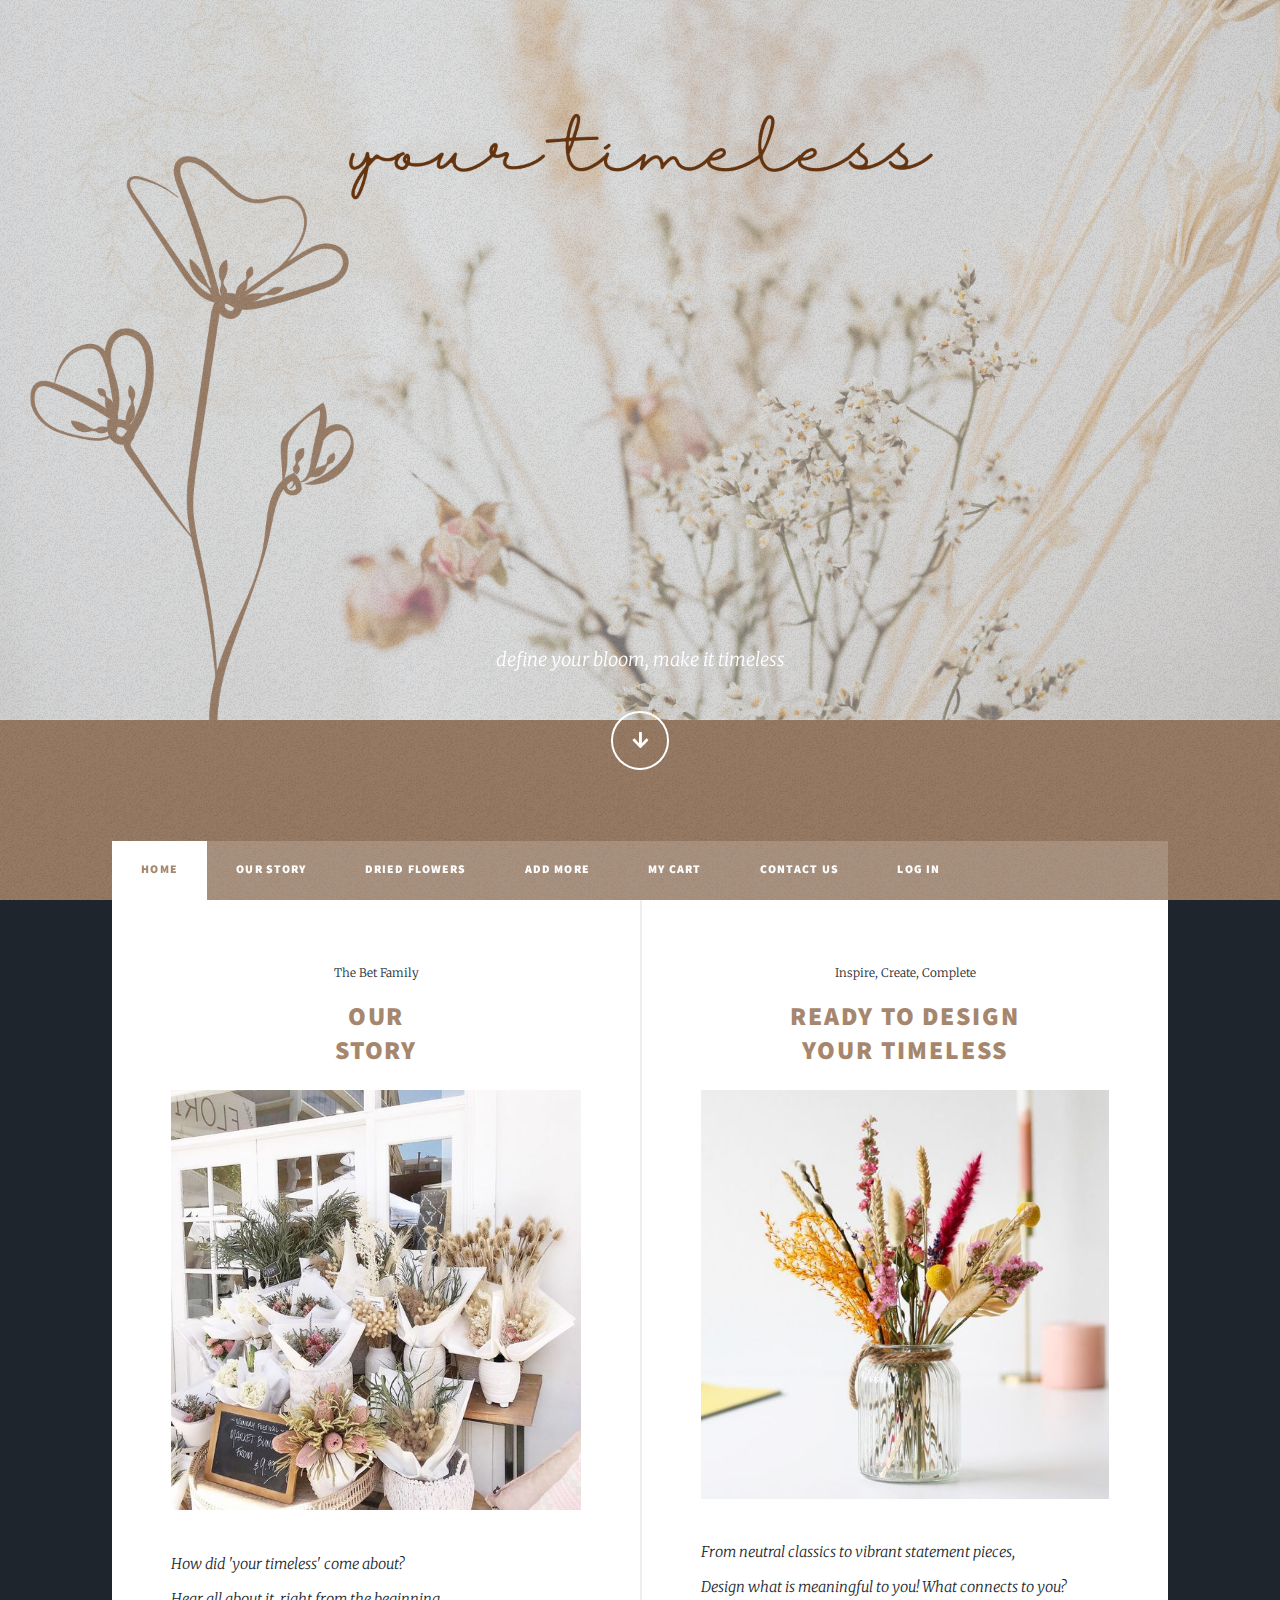
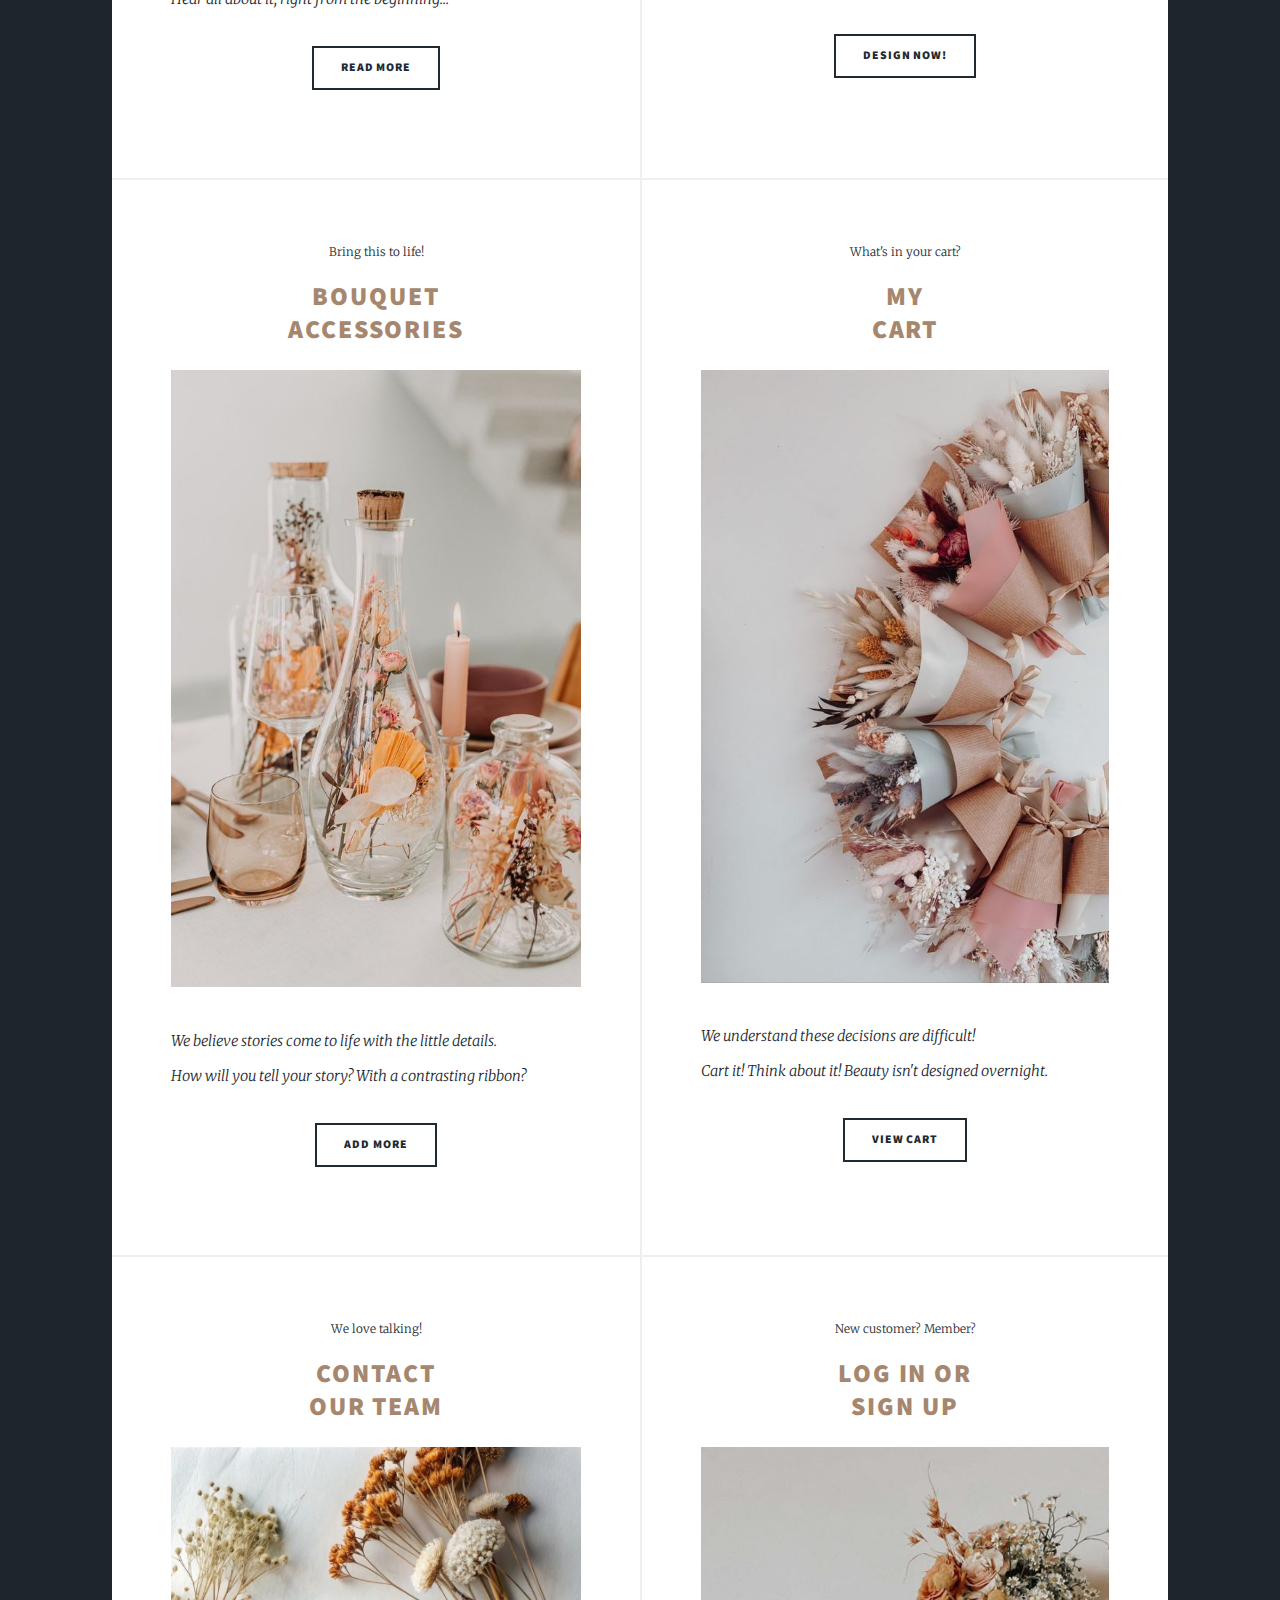
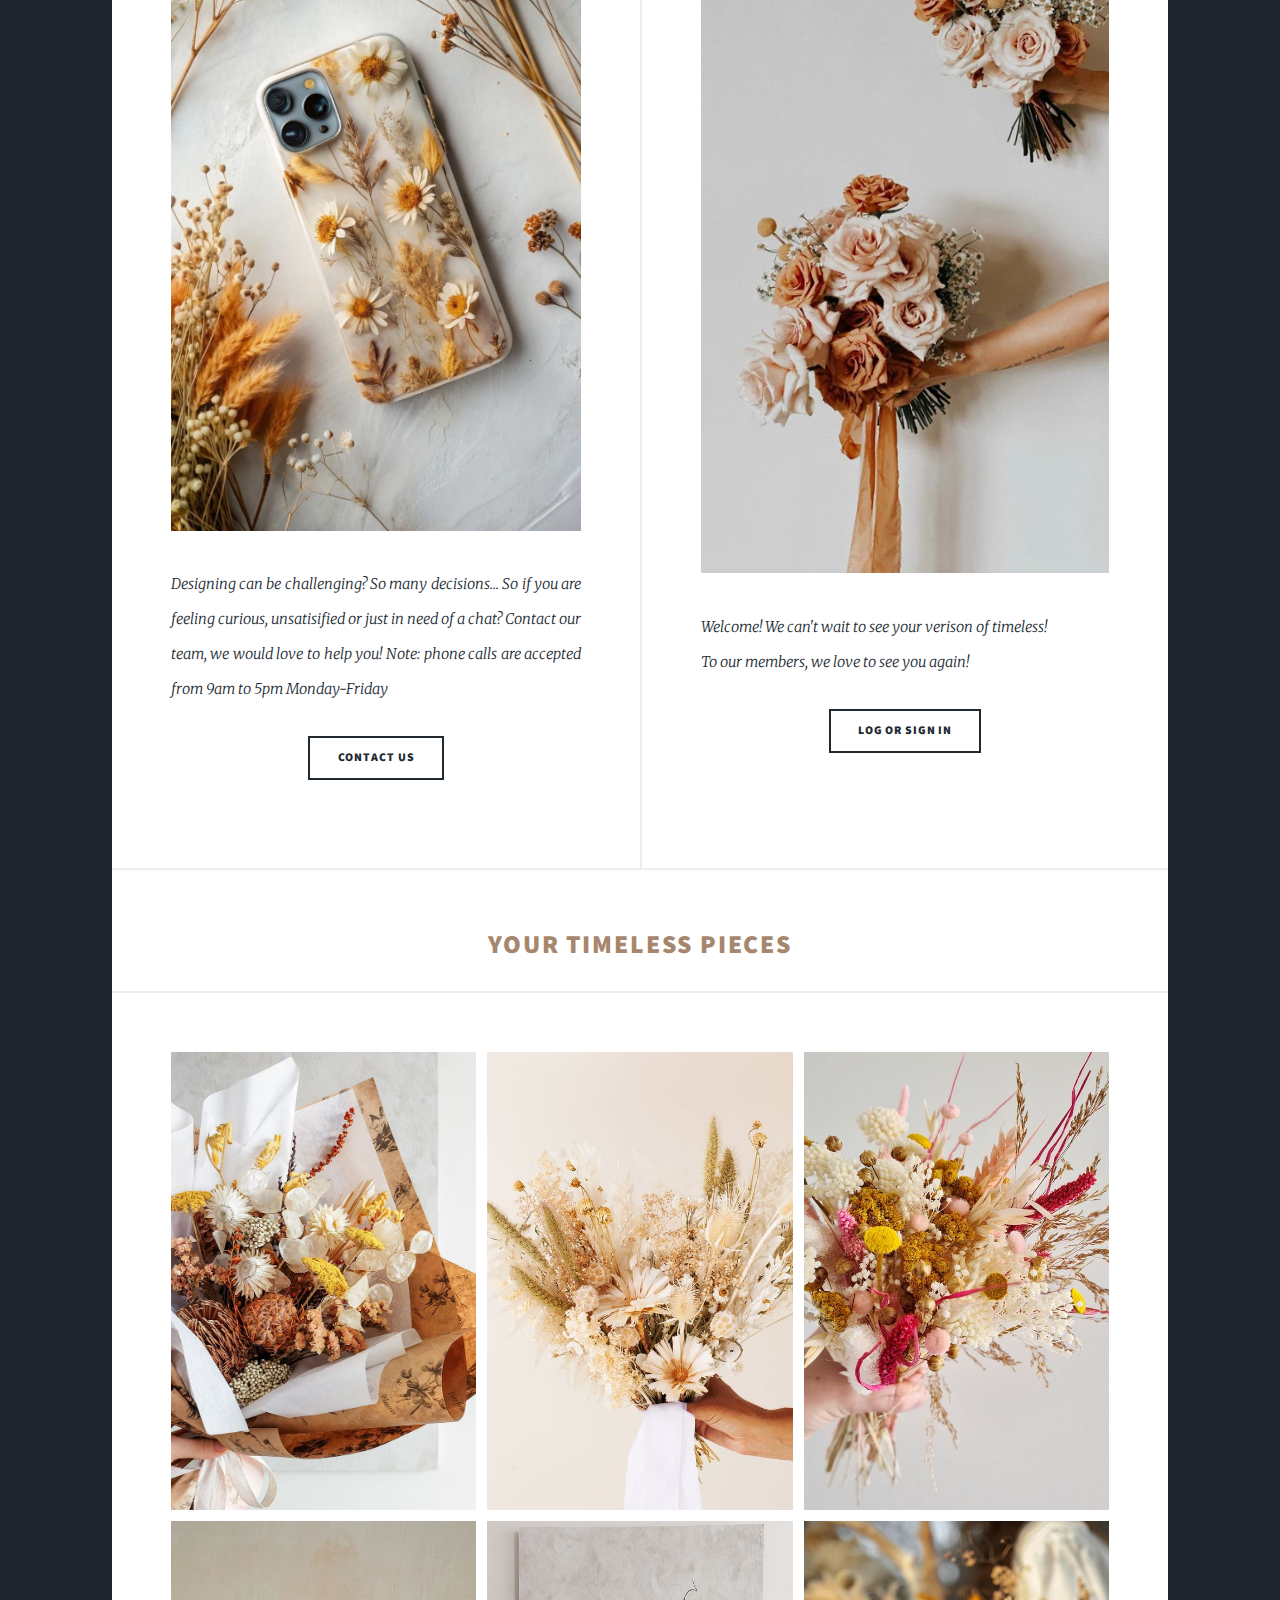
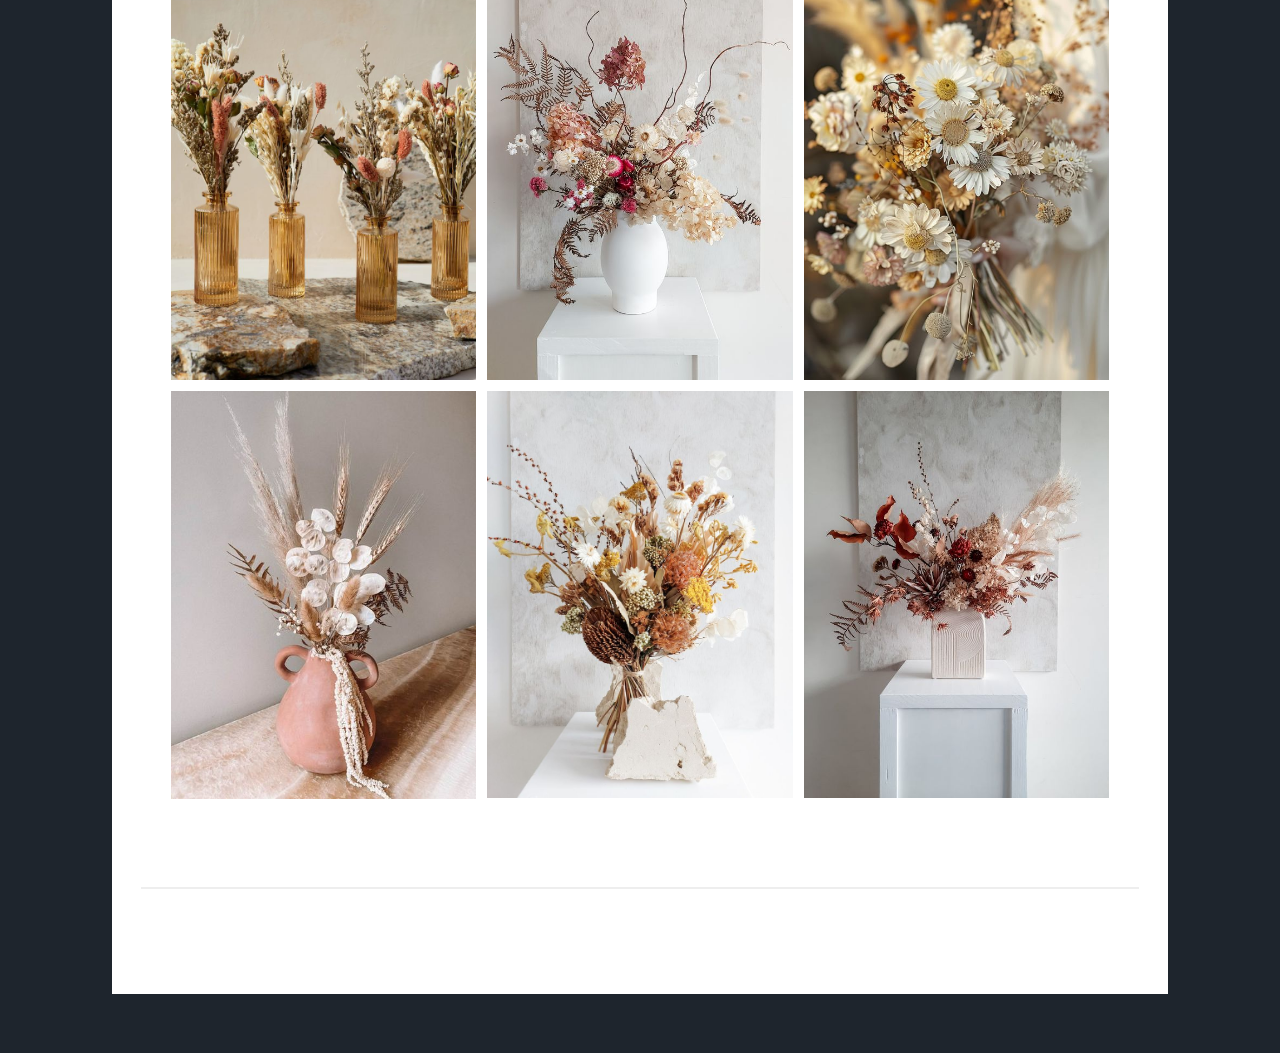
<file: index.html>
<!DOCTYPE HTML>
<!--
	Massively by HTML5 UP
	html5up.net | @ajlkn
	Free for personal and commercial use under the CCA 3.0 license (html5up.net/license)
-->
<html>
	<head>
		<title>Massively by HTML5 UP</title>
		<meta charset="utf-8" />
		<meta name="viewport" content="width=device-width, initial-scale=1, user-scalable=no" />
		<link rel="stylesheet" href="assets/css/main.css" />
		<noscript><link rel="stylesheet" href="assets/css/noscript.css" /></noscript>
	</head>
	<body class="is-preload">

		<!-- Wrapper -->
			<div id="wrapper" class="fade-in">

				<!-- Intro -->
					<div id="intro">
						</h1>
						<p>define your bloom, make it timeless</a></p>
						<ul class="actions">
							<li><a href="#header" class="button icon solid solo fa-arrow-down scrolly">Continue</a></li>
						</ul>
					</div>

				<!-- Header -->
					<header id="header">
						<a href="index.html" class="logo.png"></a>
					</header>

				<!-- Nav -->
						<nav id="nav">
							<ul class="links">
								<li class="active"><a href="index.html">Home</a></li>
								<li><a href="generic.html">Our Story</a></li>
								<li><a href="shop.html">Dried Flowers</a></li>
								<li><a href="elements.html">Add More</a></li>
								<li><a href="cart.html">My Cart</a></li>
								<li><a href="contact us.html">Contact Us</a></li>
								<li><a href="log in.html">Log In</a></li>
							</ul>
						</nav>

				<!-- Main -->
					<div id="main">

				<!-- Posts -->
						<section class="posts">
							<article>
								<header>
									<span class="date">The Bet Family</span>
									<h2><a href="#">Our<br />
									Story</a></h2>
								<header>
									<!-- Make the image clickable to go to our story page -->
									<a href="generic.html" class="image fit"><img src="images/story link.jpg" alt="" /></a>
									<p>How did 'your timeless' come about? <br />
										Hear all about it, right from the beginning...</p>
									<ul class="actions special">
										<!-- Make the button link to our story page --> 
										<li><a href="generic.html" class="button">Read More</a></li>
									</ul>
								</header>
							</article>
							<article>
								<header>
									<span class="date">Inspire, Create, Complete</span>
									<h2><a href="#">Ready to Design<br />
										your timeless</a></h2>
										<header>
											<!-- Make the image clickable to go to our story page -->
											<a href="shop.html" class="image fit"><img src="images/dried flower link.jpg" alt="" /></a>
											<p>From neutral classics to vibrant statement pieces,<br />
												Design what is meaningful to you! What connects to you?</p>
											<ul class="actions special">
												<!-- Make the button link to our story page --> 
												<li><a href="shop.html" class="button">Design Now!</a></li>
											</ul>
										</header>
								</article>
								<article>
									<header>
										<span class="date">Bring this to life!</span>
										<h2><a href="#">Bouquet<br />
										Accessories</a></h2>
									<header>
										<!-- Make the image clickable to go to our story page -->
										<a href="elements.html" class="image fit"><img src="images/more link.jpg" alt="" /></a>
										<p>We believe stories come to life with the little details. <br />
											How will you tell your story? With a contrasting ribbon?</p>
										<ul class="actions special">
											<!-- Make the button link to our story page --> 
											<li><a href="elements.html" class="button">Add More</a></li>
										</ul>
									</header>
								</article>
								<article>
									<header>
										<span class="date">What's in your cart?</span>
										<h2><a href="#">My<br />
											Cart</a></h2>
											<header>
												<!-- Make the image clickable to go to our story page -->
												<a href="cart.html" class="image fit"><img src="images/cart link.jpg" alt="" /></a>
												<p>We understand these decisions are difficult!<br />
													Cart it! Think about it! Beauty isn't designed overnight.</p>
												<ul class="actions special">
													<!-- Make the button link to our story page --> 
													<li><a href="cart.html" class="button">View Cart</a></li>
												</ul>
											</header>
									</article>
									<article>
										<header>
											<span class="date">We love talking!</span>
											<h2><a href="#">Contact<br />
											Our Team</a></h2>
										<header>
											<!-- Make the image clickable to go to our story page -->
											<a href="contact us.html" class="image fit"><img src="images/contact us link.jpg" alt="" /></a>
											<p>Designing can be challenging? So many decisions... So if you are feeling curious, unsatisified or just in need of a chat? Contact our team, we would love to help you! Note: phone calls are accepted from 9am to 5pm Monday-Friday</p>
											<ul class="actions special">
												<!-- Make the button link to our story page --> 
												<li><a href="contact us.html" class="button">Contact Us</a></li>
											</ul>
										</header>
									</article>
									<article>
										<header>
											<span class="date">New customer? Member?</span>
											<h2><a href="#">Log In or<br />
												Sign Up</a></h2>
												<header>
													<!-- Make the image clickable to go to our story page -->
													<a href="log in.html" class="image fit"><img src="images/sign up link.jpg" alt="" /></a>
													<p>Welcome! We can't wait to see your verison of timeless!<br />
														To our members, we love to see you again!</p>
													<ul class="actions special">
														<!-- Make the button link to our story page --> 
														<li><a href="log in.html" class="button">Log or Sign In</a></li>
													</ul>
												</header>
										</article>
						</section>

				<!-- Image -->
				<h2>your timeless pieces</h2>
					<div class="box alt">
						<div class="row gtr-50 gtr-uniform">
							<div class="col-4"><span class="image fit"><img src="images/flower 0.jpg" alt="" /></span></div>
							<div class="col-4"><span class="image fit"><img src="images/flower 8.jpg" alt="" /></span></div>
							<div class="col-4"><span class="image fit"><img src="images/flower 1.jpg" alt="" /></span></div>
							<!-- Break -->
							<div class="col-4"><span class="image fit"><img src="images/flower 4.jpg" alt="" /></span></div>
							<div class="col-4"><span class="image fit"><img src="images/flower 5.jpg" alt="" /></span></div>
							<div class="col-4"><span class="image fit"><img src="images/flower 6.jpg" alt="" /></span></div>
							<!-- Break -->
							<div class="col-4"><span class="image fit"><img src="images/flower 7.jpg" alt="" /></span></div>
							<div class="col-4"><span class="image fit"><img src="images/flower 2.jpg" alt="" /></span></div>
							<div class="col-4"><span class="image fit"><img src="images/flower 3.jpg" alt="" /></span></div>
						</div>
					</div>

				<!-- Copyright -->
					<div id="copyright">
						<ul><li>&copy; Untitled</li><li>Design: <a href="https://html5up.net">HTML5 UP</a></li></ul>
					</div>

			</div>

			

		<!-- Scripts -->
			<script src="assets/js/jquery.min.js"></script>
			<script src="assets/js/jquery.scrollex.min.js"></script>
			<script src="assets/js/jquery.scrolly.min.js"></script>
			<script src="assets/js/browser.min.js"></script>
			<script src="assets/js/breakpoints.min.js"></script>
			<script src="assets/js/util.js"></script>
			<script src="assets/js/main.js"></script>			
			
	</body>
</html>
</file>
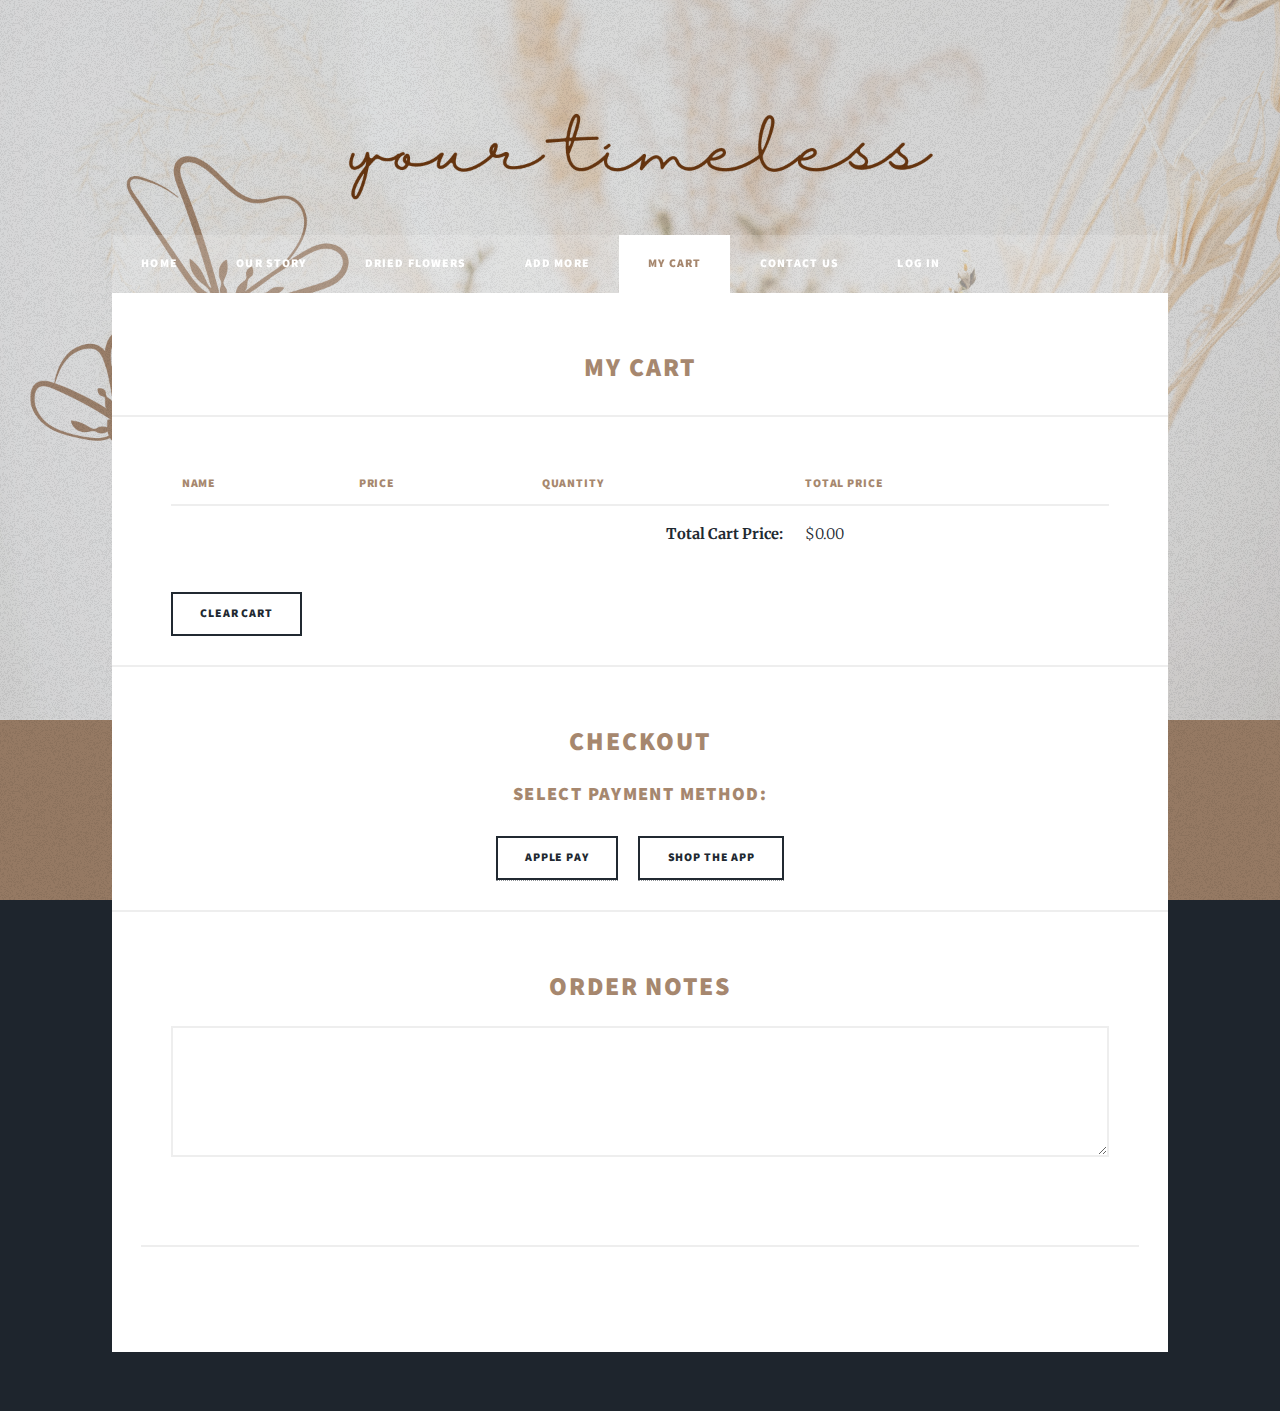
<file: cart.html>
<!DOCTYPE HTML>
<!--
	Massively by HTML5 UP
	html5up.net | @ajlkn
	Free for personal and commercial use under the CCA 3.0 license (html5up.net/license)
-->
<html>
	<head>
		<title>Generic Page - Massively by HTML5 UP</title>
		<meta charset="utf-8" />
		<meta name="viewport" content="width=device-width, initial-scale=1, user-scalable=no" />
		<link rel="stylesheet" href="assets/css/main.css" />
		<noscript><link rel="stylesheet" href="assets/css/noscript.css" /></noscript>
	</head>
	<body class="is-preload">

		<!-- Wrapper -->
			<div id="wrapper">

				<!-- Header -->
					<header id="header">
						<a href="index.html" class="logo.png"></a>
					</header>

				<!-- Nav -->
				<nav id="nav">
					<ul class="links">
						<li><a href="index.html">Home</a></li>
                        <li><a href="generic.html">Our Story</a></li>
                        <li><a href="shop.html">Dried Flowers</a></li>
						<li><a href="elements.html">Add More</a></li>
						<li class="active"><a href="cart.html">My Cart</a></li>
						<li><a href="contact us.html">Contact Us</a></li>
						<li id="loginStatus"></li> <!-- Placeholder for login status -->
						<li><a href="log in.html">Log In</a></li>
					</ul>
				</nav>


				<!-- Main -->
					<div id="main">
	
                        <!-- Cart Page -->
						<h2>My Cart</h2>
						<div class="table-wrapper">
							<table>
								<thead>
									<tr>
										<th>Name</th>
										<th>Price</th>
										<th>Quantity</th>
										<th>Total Price</th>
									</tr>
								</thead>
								<tbody id="cart-body">
									<!-- Cart items will be dynamically inserted here -->
								</tbody>
								<tfoot>
									<tr>
										<td colspan="3" style="text-align: right; font-weight: bold;">Total Cart Price:</td>
										<td id="total-price">$0.00</td>
									</tr>
								</tfoot>
							</table>
							<button id="clear-cart-button">Clear Cart</button>
						</div>

				<!-- Checkout Section -->

				<section>
					<h2>Checkout</h2>
					<div class="checkout-options">
						<h3>Select Payment Method:</h3>
						<div class="button-container">
							<a href="https://www.apple.com/au/apple-pay/" target="_blank">
								<button id="apple-pay" class="checkout-button">Apple Pay</button>
							</a>
							<a href="https://shop.app/" target="_blank">
								<button id="shop-app" class="checkout-button">Shop the App</button>
							</a>								</div>
					</div>
				</section>
				
				<section>
					<h2>Order Notes</h2>
					<div class="field">
						<textarea name="message" id="message" rows="3"></textarea>
					</div>
				</section>


				<!-- Copyright -->
					<div id="copyright">
						<ul><li>&copy; Untitled</li><li>Design: <a href="https://html5up.net">HTML5 UP</a></li></ul>
					</div>

			</div>

		<!-- Scripts -->
			<script src="assets/js/jquery.min.js"></script>
			<script src="assets/js/jquery.scrollex.min.js"></script>
			<script src="assets/js/jquery.scrolly.min.js"></script>
			<script src="assets/js/browser.min.js"></script>
			<script src="assets/js/breakpoints.min.js"></script>
			<script src="assets/js/util.js"></script>
			<script src="assets/js/main.js"></script>

			<script>
			// Initialize localStorage to ensure no one is logged in when the site is first opened
			if (localStorage.getItem("memberSignedIn") === null) {
				localStorage.setItem("memberSignedIn", "false");
			}

			// Handle the login form submission
			document.querySelector("form").addEventListener("submit", function(event) {
				event.preventDefault(); // Prevent the form from submitting normally

				// Simulate a successful login
				localStorage.setItem("memberSignedIn", "true"); // Set the user as logged in

				// Redirect to the home page
				window.location.href = "index.html";
			});
		</script>

		<script>
			// Function to add items to the cart
				function addToCart(productName, price) {
					let cart = JSON.parse(localStorage.getItem('cart')) || [];

					let existingProduct = cart.find(item => item.name === productName);
					
					if (existingProduct) {
						existingProduct.quantity += 1;
					} else {
						cart.push({
							name: productName,
							price: price,
							quantity: 1
						});
					}

					localStorage.setItem('cart', JSON.stringify(cart));
					localStorage.setItem('cartTimestamp', Date.now());

					alert(`${productName} has been added to your cart!`);
				}

				// Function to check if the cart has expired
				function checkCartExpiration() {
					const timestamp = localStorage.getItem('cartTimestamp');
					
					if (timestamp) {
						const now = Date.now();
						const oneMinute = 60 * 60 * 1000;

						if (now - timestamp > oneHour) {
							localStorage.removeItem('cart');
							localStorage.removeItem('cartTimestamp');
							alert('Your cart has been cleared due to inactivity.');
						}
					}
				}

				// Function to load the cart items for display
					function loadCart() {
						const cart = JSON.parse(localStorage.getItem('cart')) || [];
						const cartTableBody = document.getElementById('cart-body'); 
						cartTableBody.innerHTML = ''; 

						let totalAmount = 0; 

						cart.forEach(item => {
							const totalPrice = item.price * item.quantity;
							totalAmount += totalPrice;

							const row = `<tr>
											<td>${item.name}</td>
											<td>$${item.price.toFixed(2)}</td>
											<td>${item.quantity}</td>
											<td>$${totalPrice.toFixed(2)}</td>
										</tr>`;
							cartTableBody.innerHTML += row; 
						});

						// Update the total amount in the footer
						document.getElementById('total-price').textContent = `$${totalAmount.toFixed(2)}`;
					}

				// Function to clear the cart
				function clearCart() {
					localStorage.removeItem('cart');
					localStorage.removeItem('cartTimestamp');
					alert('Your cart has been cleared.');
					loadCart(); // Refresh the cart display
				}

				// Attach event listener to the clear cart button
				document.getElementById('clear-cart-button').addEventListener('click', clearCart);

				// Call checkCartExpiration and loadCart when the page loads
				document.addEventListener('DOMContentLoaded', function() {
					checkCartExpiration(); 
					loadCart(); 
				});

					// Simulate submitting the order
				document.getElementById('submit-order').addEventListener('click', function() {
           	 	const notes = document.getElementById('order-notes').value;
           		 alert(`Order submitted!\nNotes: ${notes}`);
      			 });


				// Handle Contact Form Submission
					document.getElementById("send-message").addEventListener("click", function(event) {
					event.preventDefault(); // Prevent the form from submitting normally
					showNotification("Message Sent!"); // Show notification
					document.getElementById("message").value = ""; // Clear the textarea
				});


		</script>

		</script>

	</body>
</html>
</file>
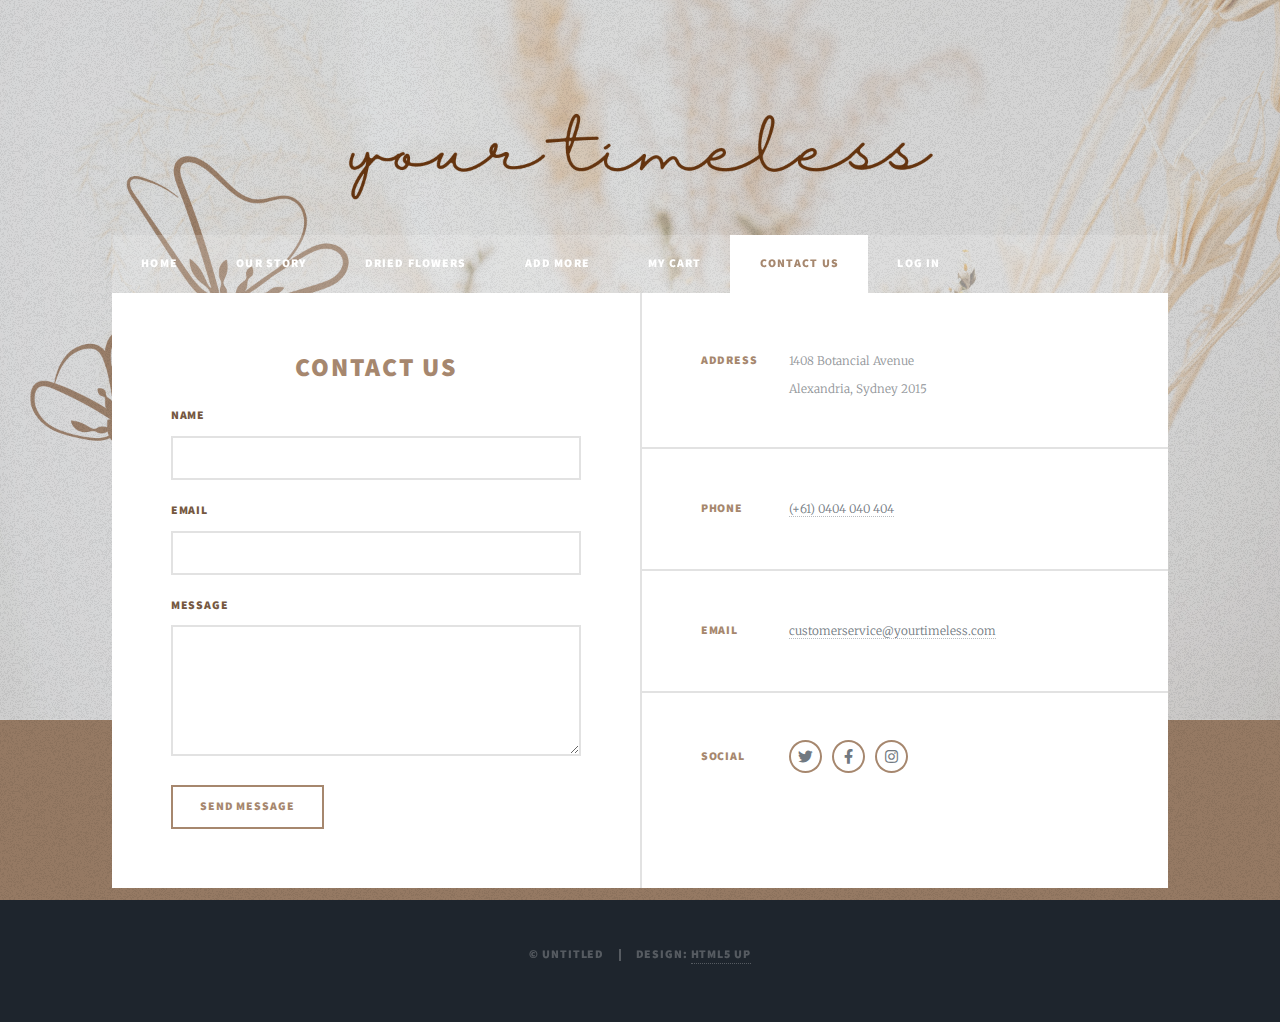
<file: contact us.html>
<!DOCTYPE HTML>
<!--
	Massively by HTML5 UP
	html5up.net | @ajlkn
	Free for personal and commercial use under the CCA 3.0 license (html5up.net/license)
-->
<html>
	<head>
		<title>Elements Reference - Massively by HTML5 UP</title>
		<meta charset="utf-8" />
		<meta name="viewport" content="width=device-width, initial-scale=1, user-scalable=no" />
		<link rel="stylesheet" href="assets/css/main.css" />
		<noscript><link rel="stylesheet" href="assets/css/noscript.css" /></noscript>
	</head>
	<body class="is-preload">

		<!-- Wrapper -->
			<div id="wrapper">

				<!-- Header -->
					<header id="header">
						<a href="index.html" class="logo.png"></a>
					</header>

				<!-- Nav -->
				<nav id="nav">
					<ul class="links">
						<li><a href="index.html">Home</a></li>
						<li><a href="generic.html">Our Story</a></li>
						<li><a href="shop.html">Dried Flowers</a></li>
                        <li><a href="elements.html">Add More</a></li>
						<li><a href="cart.html">My Cart</a></li>
                        <li class="active"><a href="contact us.html">Contact Us</a></li>
						<li id="loginStatus"></li> <!-- Placeholder for login status -->
						<li><a href="log in.html">Log In</a></li>
					</ul>
				</nav>


				<!-- Footer -->
						<footer id="footer">
							<section>
								<h2>Contact Us</h2>
								<div class="table-wrapper">
									<form id="contactForm" method="post" action="#">
										<div class="fields">
											<div class="field">
												<label for="name">Name</label>
												<input type="text" name="name" id="name" />
											</div>
											<div class="field">
												<label for="email">Email</label>
												<input type="text" name="email" id="email" />
											</div>
											<div class="field">
												<label for="message">Message</label>
												<textarea name="message" id="message" rows="3"></textarea>
											</div>
										</div>
										<ul class="actions">
											<li><input type="submit" value="Send Message" /></li>
										</ul>
									</form>
						</section>
						<section class="split contact">
							<section class="alt">
								<h3>Address</h3>
								<p>1408 Botancial Avenue<br />
								Alexandria, Sydney 2015</p>
							</section>
							<section>
								<h3>Phone</h3>
								<p><a href="#">(+61) 0404 040 404</a></p>
							</section>
							<section>
								<h3>Email</h3>
								<p><a href="#">customerservice@yourtimeless.com</a></p>
							</section>
							<section>
								<h3>Social</h3>
								<ul class="icons alt">
									<li><a href="#" class="icon brands alt fa-twitter"><span class="label">Twitter</span></a></li>
									<li><a href="#" class="icon brands alt fa-facebook-f"><span class="label">Facebook</span></a></li>
									<li><a href="#" class="icon brands alt fa-instagram"><span class="label">Instagram</span></a></li>
								</ul>
							</section>

				   <!-- Notification Message -->
									<div id="notification" class="notification">
										Message Sent x
									</div>
								</div>
							</section>
						</footer>

				<!-- Copyright -->
					<div id="copyright">
						<ul><li>&copy; Untitled</li><li>Design: <a href="https://html5up.net">HTML5 UP</a></li></ul>
					</div>

			</div>

		<!-- Scripts -->
			<script src="assets/js/jquery.min.js"></script>
			<script src="assets/js/jquery.scrollex.min.js"></script>
			<script src="assets/js/jquery.scrolly.min.js"></script>
			<script src="assets/js/browser.min.js"></script>
			<script src="assets/js/breakpoints.min.js"></script>
			<script src="assets/js/util.js"></script>
			<script src="assets/js/main.js"></script>

			<script>
				// Function to display notification
				function showNotification(message) {
					var notification = document.getElementById("notification");
					notification.innerHTML = message;
					notification.style.display = "block"; // Display the notification
			
					// Hide the notification after a few seconds
					setTimeout(function() {
						notification.style.display = "none";
					}, 5000); // Hide after 5 seconds
				}
			
				// Handle Contact Form Submission
				document.getElementById("contactForm").addEventListener("submit", function(event) {
					event.preventDefault(); // Prevent the form from submitting normally
					showNotification("Message Sent!"); // Show notification
					this.reset(); // Optionally clear the form
				});
			
			</script>

</html>
</file>
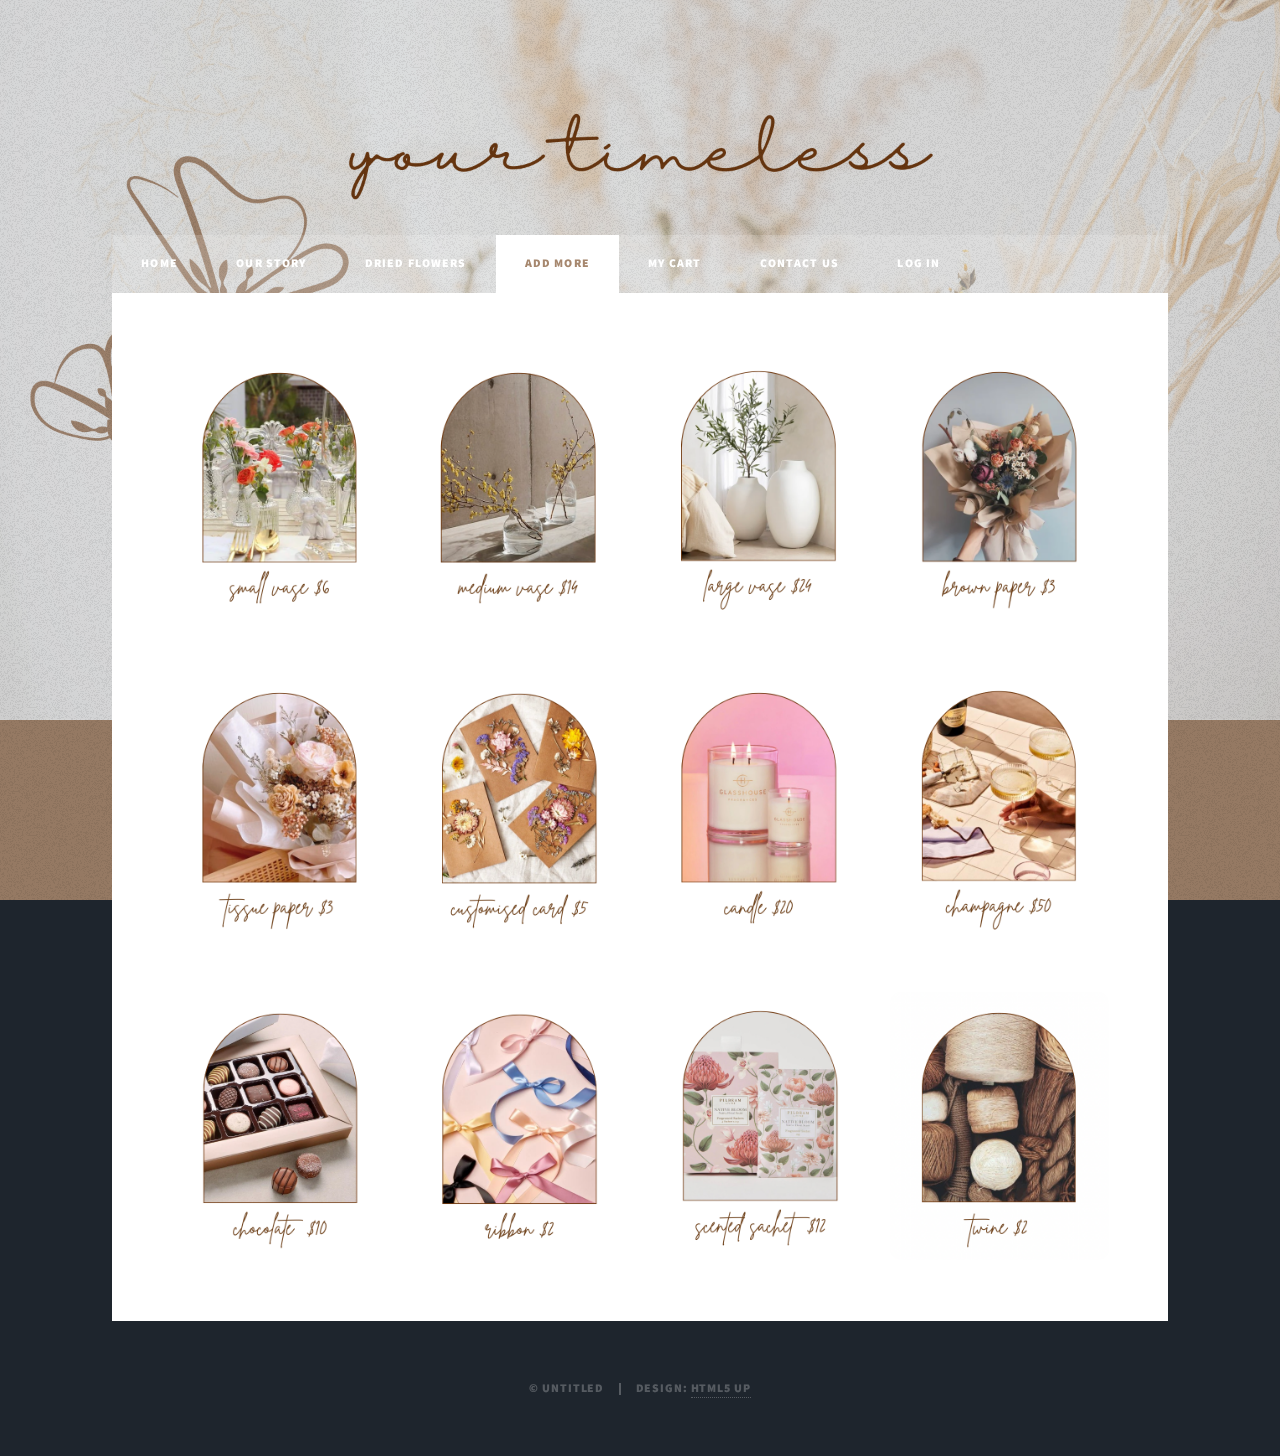
<file: elements.html>
<!DOCTYPE HTML>
<!--
	Massively by HTML5 UP
	html5up.net | @ajlkn
	Free for personal and commercial use under the CCA 3.0 license (html5up.net/license)
-->
<html>
	<head>
		<title>Elements Reference - Massively by HTML5 UP</title>
		<meta charset="utf-8" />
		<meta name="viewport" content="width=device-width, initial-scale=1, user-scalable=no" />
		<link rel="stylesheet" href="assets/css/main.css" />
		<noscript><link rel="stylesheet" href="assets/css/noscript.css" /></noscript>

	<style>
        #calculator {
            width: 50%;
            padding: 20px;
            border-right: 1px solid #ccc;
        }
        .option-button {
            display: inline-block;
            padding: 10px 20px;
            margin: 5px;
            border: 1px solid #ccc;
            cursor: pointer;
            background-color: transparent;
            border-radius: 5px;
            transition: background-color 0.3s;
        }
        #cartItems {
            margin-top: 20px;
            padding: 10px;
            border: 1px solid #ccc;
            width: 80%;
		}
    </style>
</head>

	<body class="is-preload">

		<!-- Wrapper -->
			<div id="wrapper">

				<!-- Header -->
					<header id="header">
						<a href="index.html" class="logo.png"></a>
					</header>

				<!-- Nav -->
				<nav id="nav">
					<ul class="links">
						<li><a href="index.html">Home</a></li>
						<li><a href="generic.html">Our Story</a></li>
						<li><a href="shop.html">Dried Flowers</a></li>
						<li class="active"><a href="elements.html">Add More</a></li>
						<li><a href="cart.html">My Cart</a></li>
						<li><a href="contact us.html">Contact Us</a></li>
						<li><a href="log in.html">Log In</a></li>
					</ul>
				</nav>

						<!-- Main Content for the Shop -->
						<div id="main">
							<!-- Shop Section -->
							<section class="shop">
								<div class="product-grid">

							<!-- Small Vase -->
							<div class="product-card">
								<div class="product-image-container">
									<div class="product-flip-card">
										<div class="product-flip-card-inner">
											<div class="product-flip-card-front">
												<img src="images/small vase.png" alt="Small Vase" style="width: 100%; height: auto;" onclick="addToCart('Small Vase',6)"> <!-- Resized image -->
											</div>
											<div class="product-flip-card-back">
												<p class="product-description">Price: $6.00</p>
												<a href="#" class="add-to-cart-button" onclick="addToCart('Small Vase', 6)">Add to Cart</a>
											</div>
										</div>
									</div>
								</div>
							</div>  

							<!-- Medium Vase -->
							<div class="product-card">
								<div class="product-image-container">
									<div class="product-flip-card">
										<div class="product-flip-card-inner">
											<div class="product-flip-card-front">
												<img src="images/medium vase.png" alt="Medium Vase" style="width: 100%; height: auto;" onclick="addToCart('Medium Vase',14)"> <!-- Resized image -->
											</div>
											<div class="product-flip-card-back">
												<p class="product-description">Price: $14.00</p>
												<a href="#" class="add-to-cart-button" onclick="addToCart('Medium Vase', 14)">Add to Cart</a>
											</div>
										</div>
									</div>
								</div>
							</div>  

							<!-- Large Vase -->
							<div class="product-card">
								<div class="product-image-container">
									<div class="product-flip-card">
										<div class="product-flip-card-inner">
											<div class="product-flip-card-front">
												<img src="images/large vase.png" alt="Large Vase" style="width: 100%; height: auto;" onclick="addToCart('Large Vase',24)"> <!-- Resized image -->
											</div>
											<div class="product-flip-card-back">
												<p class="product-description">Price: $24.00</p>
												<a href="#" class="add-to-cart-button" onclick="addToCart('Large Vase', 24)">Add to Cart</a>
											</div>
										</div>
									</div>
								</div>
							</div>  

							<!-- Brown Paper -->
							<div class="product-card">
								<div class="product-image-container">
									<div class="product-flip-card">
										<div class="product-flip-card-inner">
											<div class="product-flip-card-front">
												<img src="images/brown paper.png" alt="Brown Paper" style="width: 100%; height: auto;" onclick="addToCart('Brown Paper',3)"> <!-- Resized image -->
											</div>
											<div class="product-flip-card-back">
												<p class="product-description">Price: $3.00</p>
												<a href="#" class="add-to-cart-button" onclick="addToCart('Brown Paper', 3)">Add to Cart</a>
											</div>
										</div>
									</div>
								</div>
							</div>  

							<!-- Tissue Paper -->
							<div class="product-card">
								<div class="product-image-container">
									<div class="product-flip-card">
										<div class="product-flip-card-inner">
											<div class="product-flip-card-front">
												<img src="images/tissue paper.png" alt="Tissue Paper" style="width: 100%; height: auto;" onclick="addToCart('Tissue Paper',3)"> <!-- Resized image -->
											</div>
											<div class="product-flip-card-back">
												<p class="product-description">Price: $3.00</p>
												<a href="#" class="add-to-cart-button" onclick="addToCart('Tissue Paper', 3)">Add to Cart</a>
											</div>
										</div>
									</div>
								</div>
							</div>  

							<!-- Customised Card -->
							<div class="product-card">
								<div class="product-image-container">
									<div class="product-flip-card">
										<div class="product-flip-card-inner">
											<div class="product-flip-card-front">
												<img src="images/customised card.png" alt="Customised Card" style="width: 100%; height: auto;" onclick="addToCart('Customised Card',5)"> <!-- Resized image -->
											</div>
											<div class="product-flip-card-back">
												<p class="product-description">Price: $5.00</p>
												<a href="#" class="add-to-cart-button" onclick="addToCart('Customised Card',5)">Add to Cart</a>
											</div>
										</div>
									</div>
								</div>
							</div>  

									
								<!-- Candle -->
								<div class="product-card">
									<div class="product-image-container">
										<div class="product-flip-card">
											<div class="product-flip-card-inner">
												<div class="product-flip-card-front">
													<img src="images/candle.png" alt="Candle" style="width: 100%; height: auto;" onclick="addToCart('Candle',20)"> <!-- Resized image -->
												</div>
												<div class="product-flip-card-back">
													<p class="product-description">Price: $20.00</p>
													<a href="#" class="add-to-cart-button" onclick="addToCart('Candle', 20)">Add to Cart</a>
												</div>
											</div>
										</div>
									</div>
								</div>     
								
								<!-- Champayne -->
								<div class="product-card">
									<div class="product-image-container">
										<div class="product-flip-card">
											<div class="product-flip-card-inner">
												<div class="product-flip-card-front">
													<img src="images/champayne.png" alt="Champayne" style="width: 100%; height: auto;" onclick="addToCart('Champayne', 50)"> <!-- Resized image -->
												</div>
												<div class="product-flip-card-back">
													<p class="product-description">Price: $50.00</p>
													<a href="#" class="add-to-cart-button" onclick="addToCart('Champayne', 50)">Add to Cart</a>
												</div>
											</div>
										</div>
									</div>
								</div>

								<!-- Chocolate -->
								<div class="product-card">
									<div class="product-image-container">
										<div class="product-flip-card">
											<div class="product-flip-card-inner">
												<div class="product-flip-card-front">
													<img src="images/chocolate.png" alt="Chocolate" style="width: 100%; height: auto;" onclick="addToCart('Chocolate', 10)"> <!-- Resized image -->
												</div>
												<div class="product-flip-card-back">
													<p class="product-description">Price: $10.00</p>
													<a href="#" class="add-to-cart-button" onclick="addToCart('Chocolate', 10)">Add to Cart</a>
												</div>
											</div>
										</div>
									</div>
								</div>
						
								<!-- Ribbon -->
								<div class="product-card">
									<div class="product-image-container">
										<div class="product-flip-card">
											<div class="product-flip-card-inner">
												<div class="product-flip-card-front">
													<img src="images/Ribbon.png" alt="Ribbon" style="width: 100%; height: auto;" onclick="addToCart('Ribbon', 2)"> <!-- Resized image -->
												</div>
												<div class="product-flip-card-back">
													<p class="product-description">Price: $2.00</p>
													<a href="#" class="add-to-cart-button" onclick="addToCart('Ribbon', 2)">Add to Cart</a>
												</div>
											</div>
										</div>
									</div>
								</div>                                  

								<!-- Scented Sachet -->
								<div class="product-card">
									<div class="product-image-container">
										<div class="product-flip-card">
											<div class="product-flip-card-inner">
												<div class="product-flip-card-front">
													<img src="images/scented sachet.png" alt="Scented Sachet" style="width: 100%; height: auto;" onclick="addToCart('Scented Sachet', 12)"> <!-- Resized image -->
												</div>
												<div class="product-flip-card-back">
													<p class="product-description">Price: $12.00</p>
													<a href="#" class="add-to-cart-button" onclick="addToCart('Scented Sachet', 12)">Add to Cart</a>
												</div>
											</div>
										</div>
									</div>
								</div>                                 

					<!-- Twine -->
					<div class="product-card">
						<div class="product-image-container">
							<div class="product-flip-card">
								<div class="product-flip-card-inner">
									<div class="product-flip-card-front">
										<img src="images/twine.png" alt="Twine" style="width: 100%; height: auto;" onclick="addToCart('Twine', 2)"> <!-- Resized image -->
									</div>
									<div class="product-flip-card-back">
										<p class="product-description">Price: $2.00</p>
										<a href="#" class="add-to-cart-button" onclick="addToCart('Twine', 2)">Add to Cart</a>
									</div>
								</div>
							</div>
						</div>
					</div>
					
				</div>
			</section>
		</div>		

						<!-- Copyright -->
						<div id="copyright">
						<ul><li>&copy; Untitled</li><li>Design: <a href="https://html5up.net">HTML5 UP</a></li></ul>
						</div>

						</div>

						<!-- Scripts -->
						<script src="assets/js/jquery.min.js"></script>
						<script src="assets/js/jquery.scrollex.min.js"></script>
						<script src="assets/js/jquery.scrolly.min.js"></script>
						<script src="assets/js/browser.min.js"></script>
						<script src="assets/js/breakpoints.min.js"></script>
						<script src="assets/js/util.js"></script>
						<script src="assets/js/main.js"></script>

						<script>
						function addToCart(productName, productPrice) {
						// Get the current cart from local storage or initialize an empty array
						let cart = JSON.parse(localStorage.getItem('cart')) || [];

						// Check if the product is already in the cart
						const existingProductIndex = cart.findIndex(item => item.name === productName);

						if (existingProductIndex > -1) {
						// If the product exists, increase the quantity
						cart[existingProductIndex].quantity += 1;
						} else {
						// Otherwise, add a new product to the cart
						cart.push({
							name: productName,
							price: productPrice,
							quantity: 1
						});
						}

						// Save the updated cart back to local storage
						localStorage.setItem('cart', JSON.stringify(cart));

						// Show a notification
						alert(`${productName} has been added to your cart.`);
						}
						</script>

						</body>
						</html>
</file>
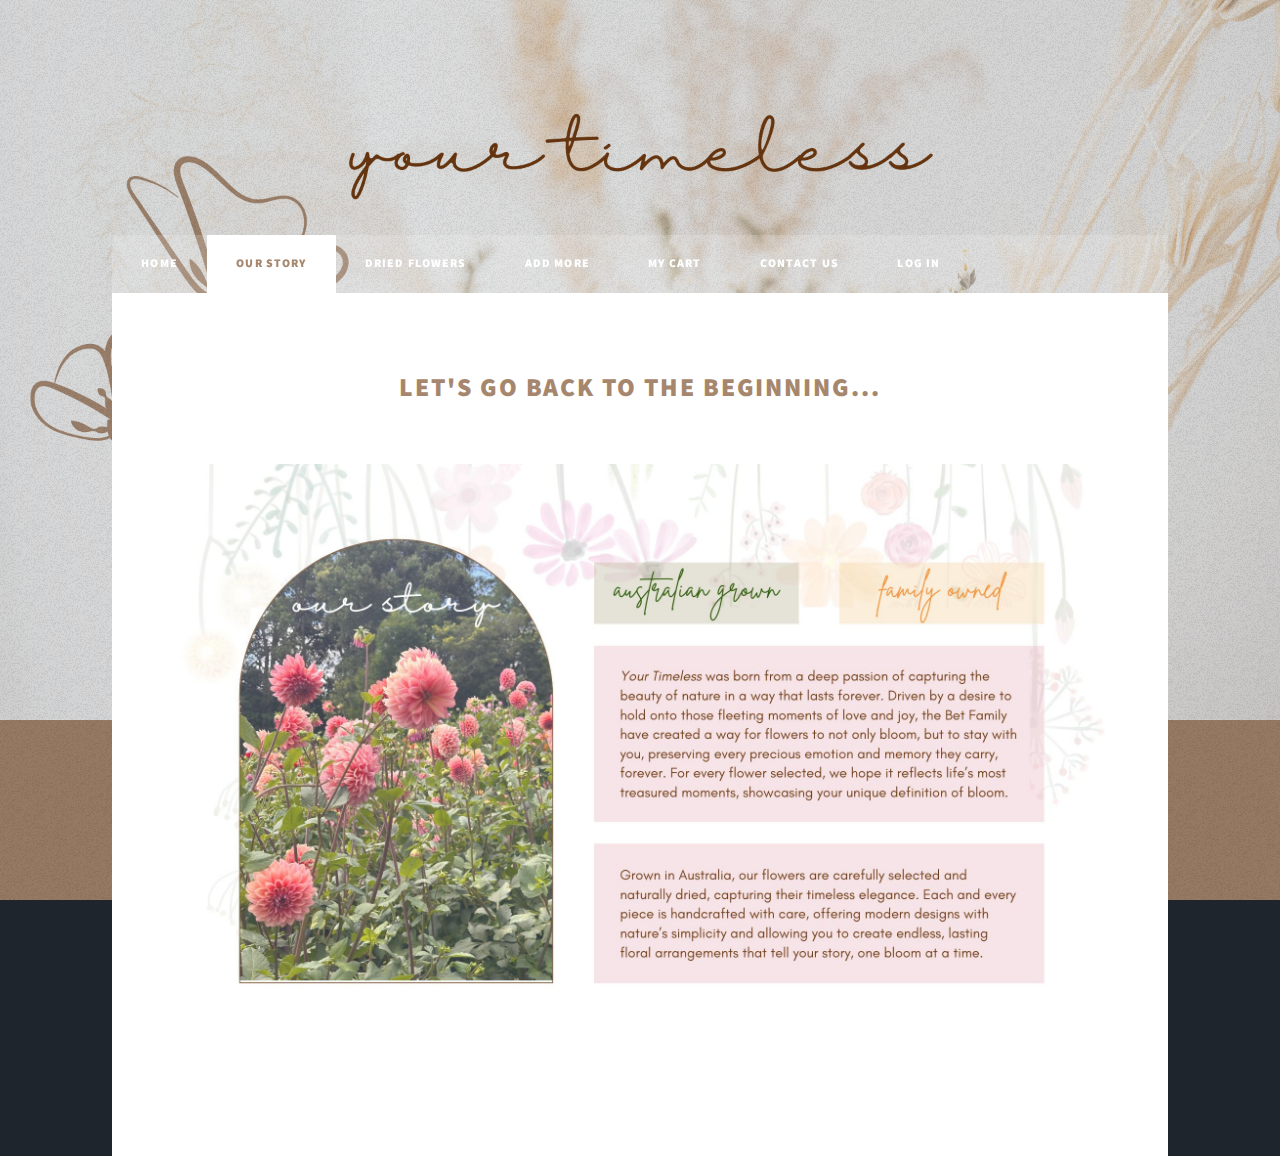
<file: generic.html>
<!DOCTYPE HTML>
<!--
	Massively by HTML5 UP
	html5up.net | @ajlkn
	Free for personal and commercial use under the CCA 3.0 license (html5up.net/license)
-->
<html>
	<head>
		<title>Generic Page - Massively by HTML5 UP</title>
		<meta charset="utf-8" />
		<meta name="viewport" content="width=device-width, initial-scale=1, user-scalable=no" />
		<link rel="stylesheet" href="assets/css/main.css" />
		<noscript><link rel="stylesheet" href="assets/css/noscript.css" /></noscript>
	</head>
	<body class="is-preload">

		<!-- Wrapper -->
			<div id="wrapper">

				<!-- Header -->
					<header id="header">
						<a href="index.html" class="logo.png"></a>
					</header>

				<!-- Nav -->
				<nav id="nav">
					<ul class="links">
						<li><a href="index.html">Home</a></li>
						<li class="active"><a href="generic.html">Our Story</a></li>
						<li><a href="shop.html">Dried Flowers</a></li>
						<li><a href="elements.html">Add More</a></li>
						<li><a href="cart.html">My Cart</a></li>
						<li><a href="contact us.html">Contact Us</a></li>
						<li id="loginStatus"></li> <!-- Placeholder for login status -->
						<li><a href="log in.html">Log In</a></li>
					</ul>
				</nav>


				<!-- Main -->
					<div id="main">
						<section class="article">
							<h2 class="centered-heading">Let's go back to the beginning...</h2>
							<div class="image main">
								<img src="images/story (1).jpg" alt="" />
							</div>
							
				<!-- Copyright -->
					<div id="copyright">
						<ul><li>&copy; Untitled</li><li>Design: <a href="https://html5up.net">HTML5 UP</a></li></ul>
					</div>

			</div>

		<!-- Scripts -->
			<script src="assets/js/jquery.min.js"></script>
			<script src="assets/js/jquery.scrollex.min.js"></script>
			<script src="assets/js/jquery.scrolly.min.js"></script>
			<script src="assets/js/browser.min.js"></script>
			<script src="assets/js/breakpoints.min.js"></script>
			<script src="assets/js/util.js"></script>
			<script src="assets/js/main.js"></script>


	</body>
</html>
</file>
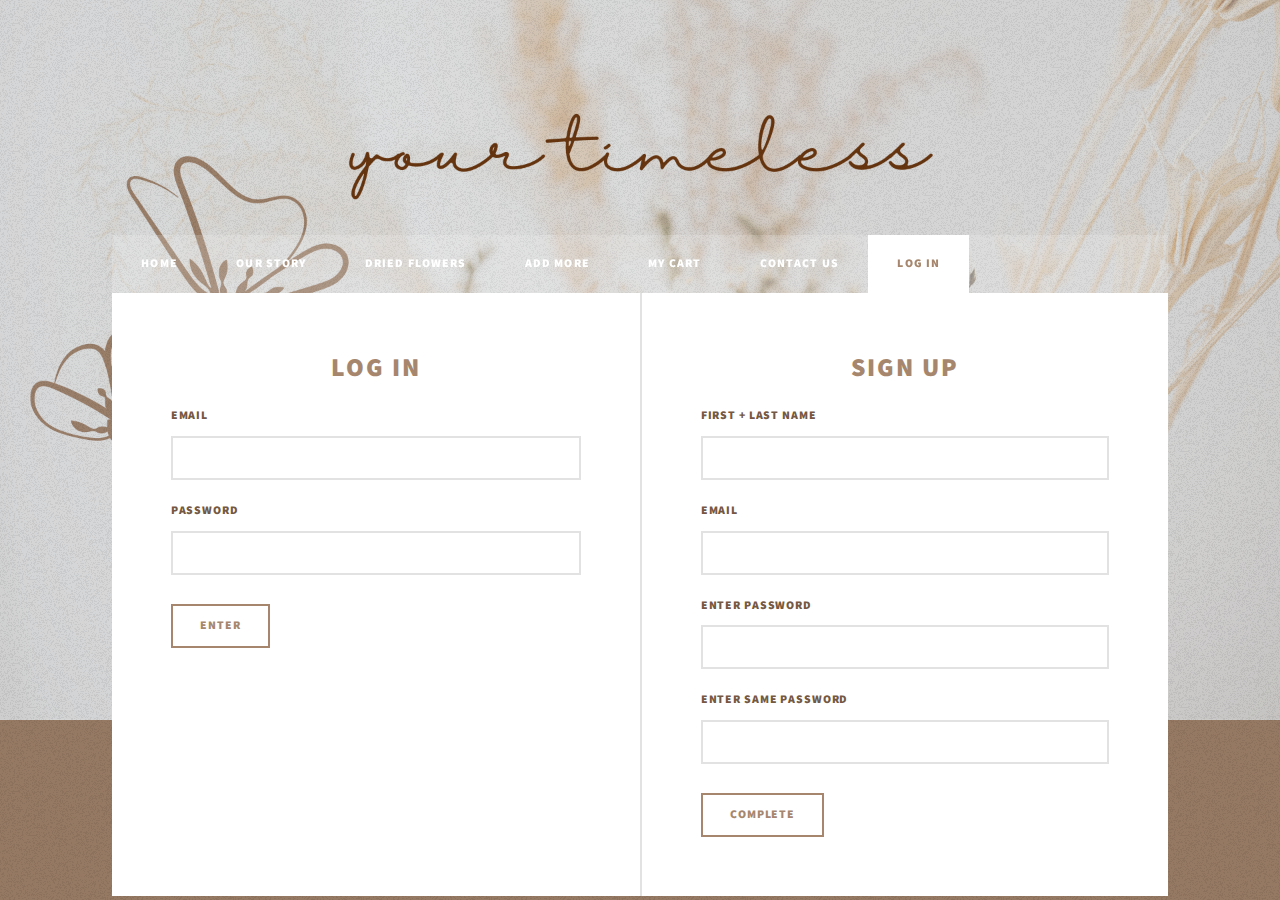
<file: log in.html>
<!DOCTYPE HTML>
<html>
<head>
    <title>Generic Page - Massively by HTML5 UP</title>
    <meta charset="utf-8" />
    <meta name="viewport" content="width=device-width, initial-scale=1, user-scalable=no" />
    <link rel="stylesheet" href="assets/css/main.css" />
    <noscript><link rel="stylesheet" href="assets/css/noscript.css" /></noscript>
</head>
<body class="is-preload">

<!-- Wrapper -->
<div id="wrapper">

    <!-- Header -->
    <header id="header">
        <a href="index.html" class="logo.png"></a>
    </header>

    <!-- Nav -->
    <nav id="nav">
        <ul class="links">
            <li><a href="index.html">Home</a></li>
            <li><a href="generic.html">Our Story</a></li>
            <li><a href="shop.html">Dried Flowers</a></li>
            <li><a href="elements.html">Add More</a></li>
            <li><a href="cart.html">My Cart</a></li>
            <li><a href="contact us.html">Contact Us</a></li>
            <li class="active"><a href="log in.html">Log In</a></li>
        </ul>
    </nav>

    <!-- Footer -->
    <footer id="footer">
        <section>
            <h2>Log In</h2>
            <form id="loginForm" method="post" action="#">
                <div class="fields">
                    <div class="field">
                        <label for="loginEmail">Email</label>
                        <input type="email" name="loginEmail" id="loginEmail" required />
                    </div>
                    <div class="field">
                        <label for="loginPassword">Password</label>
                        <input type="password" name="loginPassword" id="loginPassword" required />
                    </div>
                </div>
                <ul class="actions">
                    <li><input type="submit" value="Enter" /></li>
                </ul>
            </form>
        </section>
        
        <section>
            <h2>Sign Up</h2>
            <form id="signupForm" method="post" action="#">
                <div class="fields">
                    <div class="field">
                        <label for="First + Last name">First + Last Name</label>
                        <input type="text" name="First + Last name" id="First + Last name" required />
                    </div>
                    <div class="field">
                        <label for="email">Email</label>
                        <input type="email" name="email" id="email" required />
                    </div>
                    <div class="field">
                        <label for="Enter password">Enter Password</label>
                        <input type="text" name="Enter password" id="Enter password" required />
                    </div>
					<div class="field">
                        <label for="Enter Same Password">Enter Same Password</label>
                        <input type="text" name="Enter Same Password" id="Enter Same Password" required />
                    </div>
                </div>
                <ul class="actions">
                    <li><input type="submit" value="Complete" /></li>
                </ul>
            </form>
        </section>

        <!-- Notification Message -->
        <div id="notification" class="notification" style="display:none;"></div>
    </footer>

    <!-- Scripts -->
    <script src="assets/js/jquery.min.js"></script>
    <script src="assets/js/jquery.scrollex.min.js"></script>
    <script src="assets/js/jquery.scrolly.min.js"></script>
    <script src="assets/js/browser.min.js"></script>
    <script src="assets/js/breakpoints.min.js"></script>
    <script src="assets/js/util.js"></script>
    <script src="assets/js/main.js"></script>

    <script>
        // Handle Login Form Submission
        document.getElementById("loginForm").addEventListener("submit", function(event) {
            event.preventDefault(); // Prevent the form from submitting normally

            // Set the login status in local storage
            localStorage.setItem("memberSignedIn", "true");

             // Show notification
             var notification = document.getElementById("notification");
            notification.innerHTML = "Member is Logged In!";
            notification.style.display = "block"; // Display the notification


            // Hide the notification after 2 seconds
            setTimeout(function() {
            notification.style.display = "none";
    
            // Redirect to the home page after the notification is hidden
            window.location.href = "index.html"; // Adjust this to the correct home page URL
        }, 2000); // Keep the notification visible for 2 seconds
        });

        // Handle Sign-Up Form Submission
            document.getElementById("signupForm").addEventListener("submit", function(event) {
            event.preventDefault(); // Prevent the form from submitting normally

            // Show notification
            var notification = document.getElementById("notification");
            notification.innerHTML = "Verify Email. Once Completed, Log In!";
            notification.style.display = "block"; // Display the notification

            // Hide the notification after a few seconds
            setTimeout(function() {
                notification.style.display = "none";
            }, 5000); // Hide after 5 seconds

            // Optionally clear the form
            this.reset();
        });
    </script>
</div>
</body>
</html>
</file>
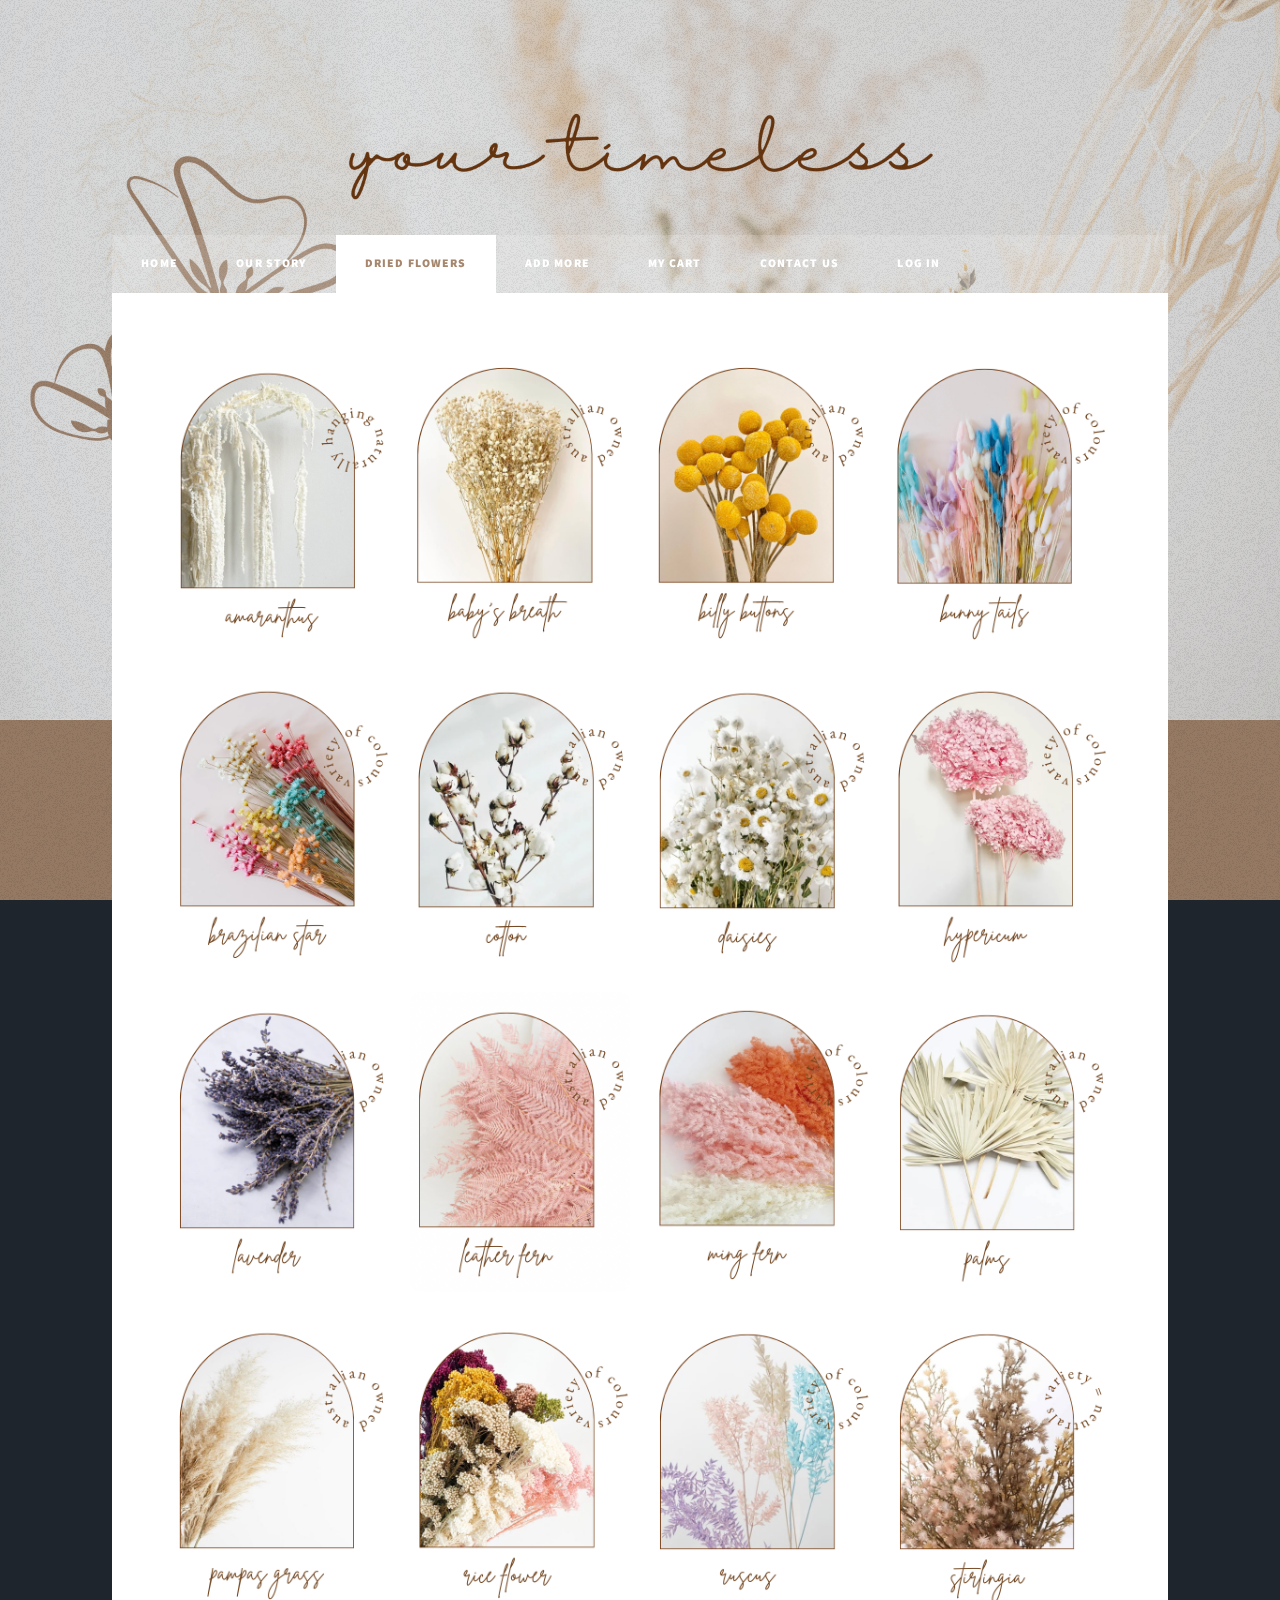
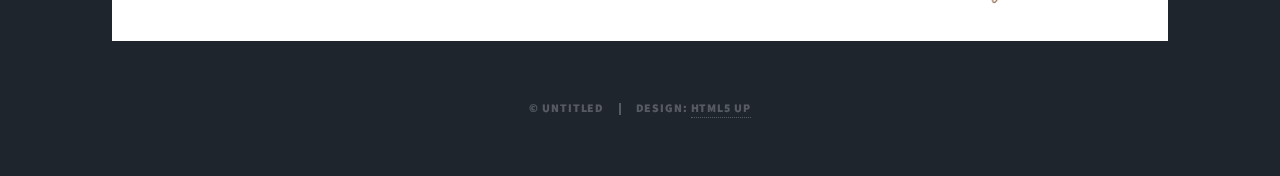
<file: shop.html>
<!DOCTYPE HTML>
<!--
	Massively by HTML5 UP
	html5up.net | @ajlkn
	Free for personal and commercial use under the CCA 3.0 license (html5up.net/license)
-->
<html>
	<head>
		<title>Generic Page - Massively by HTML5 UP</title>
		<meta charset="utf-8" />
		<meta name="viewport" content="width=device-width, initial-scale=1, user-scalable=no" />
		<link rel="stylesheet" href="assets/css/main.css" />
		<noscript><link rel="stylesheet" href="assets/css/noscript.css, styles.css">/></noscript>
	</head>
	<body class="is-preload">

		<!-- Wrapper -->
			<div id="wrapper">

				<!-- Header -->
					<header id="header">
						<a href="index.html" class="logo.png"></a>
					</header>

				<!-- Nav -->
				<nav id="nav">
					<ul class="links">
						<li><a href="index.html">Home</a></li>
                        <li><a href="generic.html">Our Story</a></li>
                        <li class="active"><a href="shop.html">Dried Flowers</a></li>
						<li><a href="elements.html">Add More</a></li>
						<li><a href="cart.html">My Cart</a></li>
						<li><a href="contact us.html">Contact Us</a></li>
						<li><a href="log in.html">Log In</a></li>
					</ul>
				</nav>

					<!-- Main Content for the Shop -->
						<div id="main">
							<!-- Shop Section -->
							<section class="shop">
								<div class="product-grid">

									<!-- Amaranthus -->
									<div class="product-card">
										<div class="product-image-container">
											<div class="product-flip-card">
												<div class="product-flip-card-inner">
													<div class="product-flip-card-front">
														<img src="images/ Amaranthus.png" alt="Amaranthus" onclick="addToCart('Amaranthus', 44)">
													</div>
													<div class="product-flip-card-back">
														<p class="product-description">Price: $44.00</p>
														<a href="#" class="add-to-cart-button" onclick="addToCart('Amaranthus', 44)">Add to Cart</a>
													</div>
												</div>
											</div>
										</div>
									</div>
									
									<!-- Baby Breath -->
									<div class="product-card">
										<div class="product-image-container">
											<div class="product-flip-card">
												<div class="product-flip-card-inner">
													<div class="product-flip-card-front">
														<img src="images/baby breath.png" alt="Baby Breath" onclick="addToCart('Baby Breath', 22)">
													</div>
													<div class="product-flip-card-back">
														<p class="product-description">Price: $22.00</p>
														<a href="#" class="add-to-cart-button" onclick="addToCart('Baby Breath', 22)">Add to Cart</a>
													</div>
												</div>
											</div>
										</div>
									</div>																	

									<!-- Billy Buttons -->
									<div class="product-card">
										<div class="product-image-container">
											<div class="product-flip-card">
												<div class="product-flip-card-inner">
													<div class="product-flip-card-front">
														<img src="images/billy buttons.png" alt="Billy Buttons" onclick="addToCart('Billy Buttons', 30)">
													</div>
													<div class="product-flip-card-back">
														<p class="product-description">Price: $30.00</p>
														<a href="#" class="add-to-cart-button" onclick="addToCart('Billy Buttons', 30)">Add to Cart</a>
													</div>
												</div>
											</div>
										</div>
									</div>	
									
									<!-- Bunny Tails -->
									<div class="product-card">
										<div class="product-image-container">
											<div class="product-flip-card">
												<div class="product-flip-card-inner">
													<div class="product-flip-card-front">
														<img src="images/Bunny Tails.png" alt="Bunny Tails" onclick="addToCart('Bunny Tails', 18)">
													</div>
													<div class="product-flip-card-back">
														<p class="product-description">Price: $18.00</p>
														<a href="#" class="add-to-cart-button" onclick="addToCart('Bunny Tails', 18)">Add to Cart</a>
													</div>
												</div>
											</div>
										</div>
									</div>	

									<!-- Brazilian Star -->
									<div class="product-card">
										<div class="product-image-container">
											<div class="product-flip-card">
												<div class="product-flip-card-inner">
													<div class="product-flip-card-front">
														<img src="images/brazilian star.png" alt="Brazilian Star" onclick="addToCart('Brazilian Star', 10)">
													</div>
													<div class="product-flip-card-back">
														<p class="product-description">Price: $10.00</p>
														<a href="#" class="add-to-cart-button" onclick="addToCart('Brazilian Star', 10)">Add to Cart</a>
													</div>
												</div>
											</div>
										</div>
									</div>	

									<!-- Cotton -->
									<div class="product-card">
										<div class="product-image-container">
											<div class="product-flip-card">
												<div class="product-flip-card-inner">
													<div class="product-flip-card-front">
														<img src="images/cotton.png" alt="Cotton" onclick="addToCart('Cotton', 24)">
													</div>
													<div class="product-flip-card-back">
														<p class="product-description">Price: $24.00</p>
														<a href="#" class="add-to-cart-button" onclick="addToCart('Cotton', 24)">Add to Cart</a>
													</div>
												</div>
											</div>
										</div>
									</div>

									<!-- Daisies -->
									<div class="product-card">
										<div class="product-image-container">
											<div class="product-flip-card">
												<div class="product-flip-card-inner">
													<div class="product-flip-card-front">
														<img src="images/daisies.png" alt="Daisies" onclick="addToCart('Daisies', 18)">
													</div>
													<div class="product-flip-card-back">
														<p class="product-description">Price: $18.00</p>
														<a href="#" class="add-to-cart-button" onclick="addToCart('Daisies', 18)">Add to Cart</a>
													</div>
												</div>
											</div>
										</div>
									</div>

									<!-- Hypericum -->
									<div class="product-card">
										<div class="product-image-container">
											<div class="product-flip-card">
												<div class="product-flip-card-inner">
													<div class="product-flip-card-front">
														<img src="images/hypericum.png" alt="Hypericum" onclick="addToCart('Hypericum', 14)">
													</div>
													<div class="product-flip-card-back">
														<p class="product-description">Price: $14.00</p>
														<a href="#" class="add-to-cart-button" onclick="addToCart('Hypericum', 14)">Add to Cart</a>
													</div>
												</div>
											</div>
										</div>
									</div>

									<!-- Lavender -->
									<div class="product-card">
										<div class="product-image-container">
											<div class="product-flip-card">
												<div class="product-flip-card-inner">
													<div class="product-flip-card-front">
														<img src="images/lavender.png" alt="Lavender" onclick="addToCart('Lavender', 20)">
													</div>
													<div class="product-flip-card-back">
														<p class="product-description">Price: $20.00</p>
														<a href="#" class="add-to-cart-button" onclick="addToCart('Lavender', 20)">Add to Cart</a>
													</div>
												</div>
											</div>
										</div>
									</div>

									<!-- Leather Fern -->
									<div class="product-card">
										<div class="product-image-container">
											<div class="product-flip-card">
												<div class="product-flip-card-inner">
													<div class="product-flip-card-front">
														<img src="images/leather fern.png" alt="Leather Fern" onclick="addToCart('Leather Fern', 48)">
													</div>
													<div class="product-flip-card-back">
														<p class="product-description">Price: $48.00</p>
														<a href="#" class="add-to-cart-button" onclick="addToCart('Leather Fern', 48)">Add to Cart</a>
													</div>
												</div>
											</div>
										</div>
									</div>

									<!-- Ming Fern -->
										<div class="product-card">
											<div class="product-image-container">
												<div class="product-flip-card">
													<div class="product-flip-card-inner">
														<div class="product-flip-card-front">
															<img src="images/ming fern.png" alt="Ming Fern" onclick="addToCart('Ming Fern', 30)">
														</div>
														<div class="product-flip-card-back">
															<p class="product-description">Price: $30.00</p>
															<a href="#" class="add-to-cart-button" onclick="addToCart('Ming Fern', 30)">Add to Cart</a>
														</div>
													</div>
												</div>
											</div>
										</div>

									<!-- Palms -->
									<div class="product-card">
										<div class="product-image-container">
											<div class="product-flip-card">
												<div class="product-flip-card-inner">
													<div class="product-flip-card-front">
														<img src="images/palms.png" alt="Palms" onclick="addToCart('Palms', 12)">
													</div>
													<div class="product-flip-card-back">
														<p class="product-description">Price: $12.00</p>
														<a href="#" class="add-to-cart-button" onclick="addToCart('Palms', 12)">Add to Cart</a>
													</div>
												</div>
											</div>
										</div>
									</div>

									<!-- Pampas Grass -->
									<div class="product-card">
										<div class="product-image-container">
											<div class="product-flip-card">
												<div class="product-flip-card-inner">
													<div class="product-flip-card-front">
														<img src="images/pampas grass.png" alt="Pampas Grass" onclick="addToCart('Pampas Grass', 32)">
													</div>
													<div class="product-flip-card-back">
														<p class="product-description">Price: $32.00</p>
														<a href="#" class="add-to-cart-button" onclick="addToCart('Pampas Grass', 32)">Add to Cart</a>
													</div>
												</div>
											</div>
										</div>
									</div>

									<!-- Rice Flower -->
									<div class="product-card">
										<div class="product-image-container">
											<div class="product-flip-card">
												<div class="product-flip-card-inner">
													<div class="product-flip-card-front">
														<img src="images/rice flower.png" alt="Rice Flower" onclick="addToCart('Rice Flower', 28)">
													</div>
													<div class="product-flip-card-back">
														<p class="product-description">Price: $28.00</p>
														<a href="#" class="add-to-cart-button" onclick="addToCart('Rice Flower', 28)">Add to Cart</a>
													</div>
												</div>
											</div>
										</div>
									</div>

									<!-- Ruscus -->
									<div class="product-card">
										<div class="product-image-container">
											<div class="product-flip-card">
												<div class="product-flip-card-inner">
													<div class="product-flip-card-front">
														<img src="images/Ruscus.png" alt="Ruscus" onclick="addToCart('Ruscus', 36)">
													</div>
													<div class="product-flip-card-back">
														<p class="product-description">Price: $36.00</p>
														<a href="#" class="add-to-cart-button" onclick="addToCart('Ruscus', 36)">Add to Cart</a>
													</div>
												</div>
											</div>
										</div>
									</div>

									<!-- Stirlingia -->
									<div class="product-card">
										<div class="product-image-container">
											<div class="product-flip-card">
												<div class="product-flip-card-inner">
													<div class="product-flip-card-front">
														<img src="images/Stirlingia.png" alt="Stirlingia" onclick="addToCart('Stirlingia', 36)">
													</div>
													<div class="product-flip-card-back">
														<p class="product-description">Price: $36.00</p>
														<a href="#" class="add-to-cart-button" onclick="addToCart('Stirlingia', 36)">Add to Cart</a>
													</div>
												</div>
											</div>
										</div>
									</div>

								</div>
							</section>
						</div>



				<!-- Copyright -->
					<div id="copyright">
						<ul><li>&copy; Untitled</li><li>Design: <a href="https://html5up.net">HTML5 UP</a></li></ul>
					</div>

			</div>

		<!-- Scripts -->
			<script src="assets/js/jquery.min.js"></script>
			<script src="assets/js/jquery.scrollex.min.js"></script>
			<script src="assets/js/jquery.scrolly.min.js"></script>
			<script src="assets/js/browser.min.js"></script>
			<script src="assets/js/breakpoints.min.js"></script>
			<script src="assets/js/util.js"></script>
			<script src="assets/js/main.js"></script>

			<script>
				function addToCart(productName, productPrice) {
					// Get the current cart from local storage or initialize an empty array
					let cart = JSON.parse(localStorage.getItem('cart')) || [];

					// Check if the product is already in the cart
					const existingProductIndex = cart.findIndex(item => item.name === productName);
					
					if (existingProductIndex > -1) {
						// If the product exists, increase the quantity
						cart[existingProductIndex].quantity += 1;
					} else {
						// Otherwise, add a new product to the cart
						cart.push({
							name: productName,
							price: productPrice,
							quantity: 1
						});
					}

					// Save the updated cart back to local storage
					localStorage.setItem('cart', JSON.stringify(cart));

					// Show a notification
					alert(`${productName} has been added to your cart.`);
				}
			
			</script>

	</body>
</html>
</file>
<file: assets/css/main.css>
@import url(fontawesome-all.min.css);
@import url("https://fonts.googleapis.com/css?family=Merriweather:300,700,300italic,700italic|Source+Sans+Pro:900");

/*
	Massively by HTML5 UP
	html5up.net | @ajlkn
	Free for personal and commercial use under the CCA 3.0 license (html5up.net/license)
*/

html, body, div, span, applet, object,
iframe, h1, h2, h3, h4, h5, h6, p, blockquote,
pre, a, abbr, acronym, address, big, cite,
code, del, dfn, em, img, ins, kbd, q, s, samp,
small, strike, strong, sub, sup, tt, var, b,
u, i, center, dl, dt, dd, ol, ul, li, fieldset,
form, label, legend, table, caption, tbody,
tfoot, thead, tr, th, td, article, aside,
canvas, details, embed, figure, figcaption,
footer, header, hgroup, menu, nav, output, ruby,
section, summary, time, mark, audio, video {
	margin: 0;
	padding: 0;
	border: 0;
	font-size: 100%;
	font: inherit;
	vertical-align: baseline;}

article, aside, details, figcaption, figure,
footer, header, hgroup, menu, nav, section {
	display: block;}

body {
	line-height: 1;
}

ol, ul {
	list-style: none;
}

blockquote, q {
	quotes: none;
}

	blockquote:before, blockquote:after, q:before, q:after {
		content: '';
		content: none;
	}

table {
	border-collapse: collapse;
	border-spacing: 0;
}

body {
	-webkit-text-size-adjust: none;
}

mark {
	background-color: transparent;
	color: inherit;
}

input::-moz-focus-inner {
	border: 0;
	padding: 0;
}

input, select, textarea {
	-moz-appearance: none;
	-webkit-appearance: none;
	-ms-appearance: none;
	appearance: none;
}

/* Basic */

	@-ms-viewport {
		width: device-width;
	}

	body {
		-ms-overflow-style: scrollbar;
	}

	@media screen and (max-width: 480px) {

		html, body {
			min-width: 320px;
		}

	}

	html {
		box-sizing: border-box;
	}

	*, *:before, *:after {
		box-sizing: inherit;
	}

	body {
		background-color: #1e252d;
	}

		body.is-preload *, body.is-preload *:before, body.is-preload *:after {
			-moz-animation: none !important;
			-webkit-animation: none !important;
			-ms-animation: none !important;
			animation: none !important;
			-moz-transition: none !important;
			-webkit-transition: none !important;
			-ms-transition: none !important;
			transition: none !important;
		}

/* Type */

	html {
		font-size: 16pt;
	}

		@media screen and (max-width: 1680px) {

			html {
				font-size: 12pt;
			}

		}

		@media screen and (max-width: 1280px) {

			html {
				font-size: 11pt;
			}

		}

		@media screen and (max-width: 360px) {

			html {
				font-size: 10pt;
			}

		}

	body {
		color: #212931;
	}

	body, input, select, textarea {
		font-family: "Merriweather", Georgia, serif;
		font-weight: 300;
		font-size: 1rem;
		line-height: 2.375;
	}

	a {
		-moz-transition: color 0.2s ease-in-out, background-color 0.2s ease-in-out, border-color 0.2s ease-in-out, box-shadow 0.2s ease-in-out;
		-webkit-transition: color 0.2s ease-in-out, background-color 0.2s ease-in-out, border-color 0.2s ease-in-out, box-shadow 0.2s ease-in-out;
		-ms-transition: color 0.2s ease-in-out, background-color 0.2s ease-in-out, border-color 0.2s ease-in-out, box-shadow 0.2s ease-in-out;
		transition: color 0.2s ease-in-out, background-color 0.2s ease-in-out, border-color 0.2s ease-in-out, box-shadow 0.2s ease-in-out;
		border-bottom: dotted 1px;
		text-decoration: none;
	}

		a:hover {
			border-bottom-color: transparent;
		}

	strong, b {
		font-weight: 600;
	}

	em, i {
		font-style: italic;
	}

	p {
		text-align: justify;
		margin: 0 0 2rem 0;
	}

	h1, h2, h3, h4, h5, h6 {
		font-family: "Source Sans Pro", Helvetica, sans-serif;
		font-weight: 900;
		line-height: 1.5;
		letter-spacing: 0.075em;
		text-transform: uppercase;
		margin: 0 0 1rem 0;
	}

		h1 a, h2 a, h3 a, h4 a, h5 a, h6 a {
			border-bottom: 0;
			color: inherit;
			text-decoration: none;
		}

	h1 {
		font-size: 4rem;
		line-height: 1.1;
		margin: 0 0 2rem 0;
	}

	h2 {
		font-size: 1.75rem;
		line-height: 1.3;
		margin: 0 0 1.5rem 0;
		text-align: center;
	}

	h3 {
		font-size: 1.25rem;
		margin: 0 0 1.5rem 0;
	}

	h4 {
		font-size: 1rem;
	}

	h5 {
		font-size: 0.9rem;
	}

	h6 {
		font-size: 0.8rem;
	}

	sub {
		font-size: 0.8rem;
		position: relative;
		top: 0.5rem;
	}

	sup {
		font-size: 0.8rem;
		position: relative;
		top: -0.5rem;
	}

	blockquote {
		border-left: solid 4px;
		font-style: italic;
		margin: 0 0 2rem 0;
		padding: 0.5rem 0 0.5rem 2rem;
	}

	code {
		border: solid 2px;
		font-family: "Courier New", monospace;
		font-size: 0.9rem;
		margin: 0 0.25rem;
		padding: 0.25rem 0.65rem;
	}

	pre {
		-webkit-overflow-scrolling: touch;
		font-family: "Courier New", monospace;
		font-size: 0.9rem;
		margin: 0 0 2rem 0;
	}

		pre code {
			display: block;
			line-height: 1.75;
			padding: 1rem 1.5rem;
			overflow-x: auto;
		}

	hr {
		border: 0;
		border-bottom: solid 2px;
		margin: 3rem 0;
	}

		hr.major {
			margin: 5rem 0;
		}

	.align-left {
		text-align: left;
	}

	.align-center {
		text-align: center;
	}

	.align-right {
		text-align: right;
	}

	input, select, textarea {
		color: #212931;
	}

	a {
		color: #212931;
		border-bottom-color: rgba(33, 41, 49, 0.5);
	}

		a:hover {
			border-bottom-color: transparent;
			color: #a6876e !important;
		}

	strong, b {
		color: #212931;
	}

	h1, h2, h3, h4, h5, h6 {
		color: #a6876e;
	}

	blockquote {
		border-left-color: #eeeeee;
	}

	code {
		background: rgba(220, 220, 220, 0.25);
		border-color: #eeeeee;
	}

	hr {
		border-bottom-color: #eeeeee;
	}

/* Row */

	.row {
		display: flex;
		flex-wrap: wrap;
		box-sizing: border-box;
		align-items: stretch;
	}

		.row > * {
			box-sizing: border-box;
		}

		.row.gtr-uniform > * > :last-child {
			margin-bottom: 0;
		}

		.row.aln-left {
			justify-content: flex-start;
		}

		.row.aln-center {
			justify-content: center;
		}

		.row.aln-right {
			justify-content: flex-end;
		}

		.row.aln-top {
			align-items: flex-start;
		}

		.row.aln-middle {
			align-items: center;
		}

		.row.aln-bottom {
			align-items: flex-end;
		}

		.row > .imp {
			order: -1;
		}

		.row > .col-1 {
			width: 8.33333%;
		}

		.row > .off-1 {
			margin-left: 8.33333%;
		}

		.row > .col-2 {
			width: 16.66667%;
		}

		.row > .off-2 {
			margin-left: 16.66667%;
		}

		.row > .col-3 {
			width: 25%;
		}

		.row > .off-3 {
			margin-left: 25%;
		}

		.row > .col-4 {
			width: 33.33333%;
		}

		.row > .off-4 {
			margin-left: 33.33333%;
		}

		.row > .col-5 {
			width: 41.66667%;
		}

		.row > .off-5 {
			margin-left: 41.66667%;
		}

		.row > .col-6 {
			width: 50%;
		}

		.row > .off-6 {
			margin-left: 50%;
		}

		.row > .col-7 {
			width: 58.33333%;
		}

		.row > .off-7 {
			margin-left: 58.33333%;
		}

		.row > .col-8 {
			width: 66.66667%;
		}

		.row > .off-8 {
			margin-left: 66.66667%;
		}

		.row > .col-9 {
			width: 75%;
		}

		.row > .off-9 {
			margin-left: 75%;
		}

		.row > .col-10 {
			width: 83.33333%;
		}

		.row > .off-10 {
			margin-left: 83.33333%;
		}

		.row > .col-11 {
			width: 91.66667%;
		}

		.row > .off-11 {
			margin-left: 91.66667%;
		}

		.row > .col-12 {
			width: 100%;
		}

		.row > .off-12 {
			margin-left: 100%;
		}

		.row.gtr-0 {
			margin-top: 0;
			margin-left: 0rem;
		}

			.row.gtr-0 > * {
				padding: 0 0 0 0rem;
			}

			.row.gtr-0.gtr-uniform {
				margin-top: 0rem;
			}

				.row.gtr-0.gtr-uniform > * {
					padding-top: 0rem;
				}

		.row.gtr-25 {
			margin-top: 0;
			margin-left: -0.375rem;
		}

			.row.gtr-25 > * {
				padding: 0 0 0 0.375rem;
			}

			.row.gtr-25.gtr-uniform {
				margin-top: -0.375rem;
			}

				.row.gtr-25.gtr-uniform > * {
					padding-top: 0.375rem;
				}

		.row.gtr-50 {
			margin-top: 0;
			margin-left: -0.75rem;
		}

			.row.gtr-50 > * {
				padding: 0 0 0 0.75rem;
			}

			.row.gtr-50.gtr-uniform {
				margin-top: -0.75rem;
			}

				.row.gtr-50.gtr-uniform > * {
					padding-top: 0.75rem;
				}

		.row {
			margin-top: 0;
			margin-left: -1.5rem;
		}

			.row > * {
				padding: 0 0 0 1.5rem;
			}

			.row.gtr-uniform {
				margin-top: -1.5rem;
			}

				.row.gtr-uniform > * {
					padding-top: 1.5rem;
				}

		.row.gtr-150 {
			margin-top: 0;
			margin-left: -2.25rem;
		}

			.row.gtr-150 > * {
				padding: 0 0 0 2.25rem;
			}

			.row.gtr-150.gtr-uniform {
				margin-top: -2.25rem;
			}

				.row.gtr-150.gtr-uniform > * {
					padding-top: 2.25rem;
				}

		.row.gtr-200 {
			margin-top: 0;
			margin-left: -3rem;
		}

			.row.gtr-200 > * {
				padding: 0 0 0 3rem;
			}

			.row.gtr-200.gtr-uniform {
				margin-top: -3rem;
			}

				.row.gtr-200.gtr-uniform > * {
					padding-top: 3rem;
				}

		@media screen and (max-width: 1680px) {

			.row {
				display: flex;
				flex-wrap: wrap;
				box-sizing: border-box;
				align-items: stretch;
			}

				.row > * {
					box-sizing: border-box;
				}

				.row.gtr-uniform > * > :last-child {
					margin-bottom: 0;
				}

				.row.aln-left {
					justify-content: flex-start;
				}

				.row.aln-center {
					justify-content: center;
				}

				.row.aln-right {
					justify-content: flex-end;
				}

				.row.aln-top {
					align-items: flex-start;
				}

				.row.aln-middle {
					align-items: center;
				}

				.row.aln-bottom {
					align-items: flex-end;
				}

				.row > .imp-xlarge {
					order: -1;
				}

				.row > .col-1-xlarge {
					width: 8.33333%;
				}

				.row > .off-1-xlarge {
					margin-left: 8.33333%;
				}

				.row > .col-2-xlarge {
					width: 16.66667%;
				}

				.row > .off-2-xlarge {
					margin-left: 16.66667%;
				}

				.row > .col-3-xlarge {
					width: 25%;
				}

				.row > .off-3-xlarge {
					margin-left: 25%;
				}

				.row > .col-4-xlarge {
					width: 33.33333%;
				}

				.row > .off-4-xlarge {
					margin-left: 33.33333%;
				}

				.row > .col-5-xlarge {
					width: 41.66667%;
				}

				.row > .off-5-xlarge {
					margin-left: 41.66667%;
				}

				.row > .col-6-xlarge {
					width: 50%;
				}

				.row > .off-6-xlarge {
					margin-left: 50%;
				}

				.row > .col-7-xlarge {
					width: 58.33333%;
				}

				.row > .off-7-xlarge {
					margin-left: 58.33333%;
				}

				.row > .col-8-xlarge {
					width: 66.66667%;
				}

				.row > .off-8-xlarge {
					margin-left: 66.66667%;
				}

				.row > .col-9-xlarge {
					width: 75%;
				}

				.row > .off-9-xlarge {
					margin-left: 75%;
				}

				.row > .col-10-xlarge {
					width: 83.33333%;
				}

				.row > .off-10-xlarge {
					margin-left: 83.33333%;
				}

				.row > .col-11-xlarge {
					width: 91.66667%;
				}

				.row > .off-11-xlarge {
					margin-left: 91.66667%;
				}

				.row > .col-12-xlarge {
					width: 100%;
				}

				.row > .off-12-xlarge {
					margin-left: 100%;
				}

				.row.gtr-0 {
					margin-top: 0;
					margin-left: 0rem;
				}

					.row.gtr-0 > * {
						padding: 0 0 0 0rem;
					}

					.row.gtr-0.gtr-uniform {
						margin-top: 0rem;
					}

						.row.gtr-0.gtr-uniform > * {
							padding-top: 0rem;
						}

				.row.gtr-25 {
					margin-top: 0;
					margin-left: -0.375rem;
				}

					.row.gtr-25 > * {
						padding: 0 0 0 0.375rem;
					}

					.row.gtr-25.gtr-uniform {
						margin-top: -0.375rem;
					}

						.row.gtr-25.gtr-uniform > * {
							padding-top: 0.375rem;
						}

				.row.gtr-50 {
					margin-top: 0;
					margin-left: -0.75rem;
				}

					.row.gtr-50 > * {
						padding: 0 0 0 0.75rem;
					}

					.row.gtr-50.gtr-uniform {
						margin-top: -0.75rem;
					}

						.row.gtr-50.gtr-uniform > * {
							padding-top: 0.75rem;
						}

				.row {
					margin-top: 0;
					margin-left: -1.5rem;
				}

					.row > * {
						padding: 0 0 0 1.5rem;
					}

					.row.gtr-uniform {
						margin-top: -1.5rem;
					}

						.row.gtr-uniform > * {
							padding-top: 1.5rem;
						}

				.row.gtr-150 {
					margin-top: 0;
					margin-left: -2.25rem;
				}

					.row.gtr-150 > * {
						padding: 0 0 0 2.25rem;
					}

					.row.gtr-150.gtr-uniform {
						margin-top: -2.25rem;
					}

						.row.gtr-150.gtr-uniform > * {
							padding-top: 2.25rem;
						}

				.row.gtr-200 {
					margin-top: 0;
					margin-left: -3rem;
				}

					.row.gtr-200 > * {
						padding: 0 0 0 3rem;
					}

					.row.gtr-200.gtr-uniform {
						margin-top: -3rem;
					}

						.row.gtr-200.gtr-uniform > * {
							padding-top: 3rem;
						}

		}

		@media screen and (max-width: 1280px) {

			.row {
				display: flex;
				flex-wrap: wrap;
				box-sizing: border-box;
				align-items: stretch;
			}

				.row > * {
					box-sizing: border-box;
				}

				.row.gtr-uniform > * > :last-child {
					margin-bottom: 0;
				}

				.row.aln-left {
					justify-content: flex-start;
				}

				.row.aln-center {
					justify-content: center;
				}

				.row.aln-right {
					justify-content: flex-end;
				}

				.row.aln-top {
					align-items: flex-start;
				}

				.row.aln-middle {
					align-items: center;
				}

				.row.aln-bottom {
					align-items: flex-end;
				}

				.row > .imp-large {
					order: -1;
				}

				.row > .col-1-large {
					width: 8.33333%;
				}

				.row > .off-1-large {
					margin-left: 8.33333%;
				}

				.row > .col-2-large {
					width: 16.66667%;
				}

				.row > .off-2-large {
					margin-left: 16.66667%;
				}

				.row > .col-3-large {
					width: 25%;
				}

				.row > .off-3-large {
					margin-left: 25%;
				}

				.row > .col-4-large {
					width: 33.33333%;
				}

				.row > .off-4-large {
					margin-left: 33.33333%;
				}

				.row > .col-5-large {
					width: 41.66667%;
				}

				.row > .off-5-large {
					margin-left: 41.66667%;
				}

				.row > .col-6-large {
					width: 50%;
				}

				.row > .off-6-large {
					margin-left: 50%;
				}

				.row > .col-7-large {
					width: 58.33333%;
				}

				.row > .off-7-large {
					margin-left: 58.33333%;
				}

				.row > .col-8-large {
					width: 66.66667%;
				}

				.row > .off-8-large {
					margin-left: 66.66667%;
				}

				.row > .col-9-large {
					width: 75%;
				}

				.row > .off-9-large {
					margin-left: 75%;
				}

				.row > .col-10-large {
					width: 83.33333%;
				}

				.row > .off-10-large {
					margin-left: 83.33333%;
				}

				.row > .col-11-large {
					width: 91.66667%;
				}

				.row > .off-11-large {
					margin-left: 91.66667%;
				}

				.row > .col-12-large {
					width: 100%;
				}

				.row > .off-12-large {
					margin-left: 100%;
				}

				.row.gtr-0 {
					margin-top: 0;
					margin-left: 0rem;
				}

					.row.gtr-0 > * {
						padding: 0 0 0 0rem;
					}

					.row.gtr-0.gtr-uniform {
						margin-top: 0rem;
					}

						.row.gtr-0.gtr-uniform > * {
							padding-top: 0rem;
						}

				.row.gtr-25 {
					margin-top: 0;
					margin-left: -0.375rem;
				}

					.row.gtr-25 > * {
						padding: 0 0 0 0.375rem;
					}

					.row.gtr-25.gtr-uniform {
						margin-top: -0.375rem;
					}

						.row.gtr-25.gtr-uniform > * {
							padding-top: 0.375rem;
						}

				.row.gtr-50 {
					margin-top: 0;
					margin-left: -0.75rem;
				}

					.row.gtr-50 > * {
						padding: 0 0 0 0.75rem;
					}

					.row.gtr-50.gtr-uniform {
						margin-top: -0.75rem;
					}

						.row.gtr-50.gtr-uniform > * {
							padding-top: 0.75rem;
						}

				.row {
					margin-top: 0;
					margin-left: -1.5rem;
				}

					.row > * {
						padding: 0 0 0 1.5rem;
					}

					.row.gtr-uniform {
						margin-top: -1.5rem;
					}

						.row.gtr-uniform > * {
							padding-top: 1.5rem;
						}

				.row.gtr-150 {
					margin-top: 0;
					margin-left: -2.25rem;
				}

					.row.gtr-150 > * {
						padding: 0 0 0 2.25rem;
					}

					.row.gtr-150.gtr-uniform {
						margin-top: -2.25rem;
					}

						.row.gtr-150.gtr-uniform > * {
							padding-top: 2.25rem;
						}

				.row.gtr-200 {
					margin-top: 0;
					margin-left: -3rem;
				}

					.row.gtr-200 > * {
						padding: 0 0 0 3rem;
					}

					.row.gtr-200.gtr-uniform {
						margin-top: -3rem;
					}

						.row.gtr-200.gtr-uniform > * {
							padding-top: 3rem;
						}

		}

		@media screen and (max-width: 980px) {

			.row {
				display: flex;
				flex-wrap: wrap;
				box-sizing: border-box;
				align-items: stretch;
			}

				.row > * {
					box-sizing: border-box;
				}

				.row.gtr-uniform > * > :last-child {
					margin-bottom: 0;
				}

				.row.aln-left {
					justify-content: flex-start;
				}

				.row.aln-center {
					justify-content: center;
				}

				.row.aln-right {
					justify-content: flex-end;
				}

				.row.aln-top {
					align-items: flex-start;
				}

				.row.aln-middle {
					align-items: center;
				}

				.row.aln-bottom {
					align-items: flex-end;
				}

				.row > .imp-medium {
					order: -1;
				}

				.row > .col-1-medium {
					width: 8.33333%;
				}

				.row > .off-1-medium {
					margin-left: 8.33333%;
				}

				.row > .col-2-medium {
					width: 16.66667%;
				}

				.row > .off-2-medium {
					margin-left: 16.66667%;
				}

				.row > .col-3-medium {
					width: 25%;
				}

				.row > .off-3-medium {
					margin-left: 25%;
				}

				.row > .col-4-medium {
					width: 33.33333%;
				}

				.row > .off-4-medium {
					margin-left: 33.33333%;
				}

				.row > .col-5-medium {
					width: 41.66667%;
				}

				.row > .off-5-medium {
					margin-left: 41.66667%;
				}

				.row > .col-6-medium {
					width: 50%;
				}

				.row > .off-6-medium {
					margin-left: 50%;
				}

				.row > .col-7-medium {
					width: 58.33333%;
				}

				.row > .off-7-medium {
					margin-left: 58.33333%;
				}

				.row > .col-8-medium {
					width: 66.66667%;
				}

				.row > .off-8-medium {
					margin-left: 66.66667%;
				}

				.row > .col-9-medium {
					width: 75%;
				}

				.row > .off-9-medium {
					margin-left: 75%;
				}

				.row > .col-10-medium {
					width: 83.33333%;
				}

				.row > .off-10-medium {
					margin-left: 83.33333%;
				}

				.row > .col-11-medium {
					width: 91.66667%;
				}

				.row > .off-11-medium {
					margin-left: 91.66667%;
				}

				.row > .col-12-medium {
					width: 100%;
				}

				.row > .off-12-medium {
					margin-left: 100%;
				}

				.row.gtr-0 {
					margin-top: 0;
					margin-left: 0rem;
				}

					.row.gtr-0 > * {
						padding: 0 0 0 0rem;
					}

					.row.gtr-0.gtr-uniform {
						margin-top: 0rem;
					}

						.row.gtr-0.gtr-uniform > * {
							padding-top: 0rem;
						}

				.row.gtr-25 {
					margin-top: 0;
					margin-left: -0.375rem;
				}

					.row.gtr-25 > * {
						padding: 0 0 0 0.375rem;
					}

					.row.gtr-25.gtr-uniform {
						margin-top: -0.375rem;
					}

						.row.gtr-25.gtr-uniform > * {
							padding-top: 0.375rem;
						}

				.row.gtr-50 {
					margin-top: 0;
					margin-left: -0.75rem;
				}

					.row.gtr-50 > * {
						padding: 0 0 0 0.75rem;
					}

					.row.gtr-50.gtr-uniform {
						margin-top: -0.75rem;
					}

						.row.gtr-50.gtr-uniform > * {
							padding-top: 0.75rem;
						}

				.row {
					margin-top: 0;
					margin-left: -1.5rem;
				}

					.row > * {
						padding: 0 0 0 1.5rem;
					}

					.row.gtr-uniform {
						margin-top: -1.5rem;
					}

						.row.gtr-uniform > * {
							padding-top: 1.5rem;
						}

				.row.gtr-150 {
					margin-top: 0;
					margin-left: -2.25rem;
				}

					.row.gtr-150 > * {
						padding: 0 0 0 2.25rem;
					}

					.row.gtr-150.gtr-uniform {
						margin-top: -2.25rem;
					}

						.row.gtr-150.gtr-uniform > * {
							padding-top: 2.25rem;
						}

				.row.gtr-200 {
					margin-top: 0;
					margin-left: -3rem;
				}

					.row.gtr-200 > * {
						padding: 0 0 0 3rem;
					}

					.row.gtr-200.gtr-uniform {
						margin-top: -3rem;
					}

						.row.gtr-200.gtr-uniform > * {
							padding-top: 3rem;
						}

		}

		@media screen and (max-width: 736px) {

			.row {
				display: flex;
				flex-wrap: wrap;
				box-sizing: border-box;
				align-items: stretch;
			}

				.row > * {
					box-sizing: border-box;
				}

				.row.gtr-uniform > * > :last-child {
					margin-bottom: 0;
				}

				.row.aln-left {
					justify-content: flex-start;
				}

				.row.aln-center {
					justify-content: center;
				}

				.row.aln-right {
					justify-content: flex-end;
				}

				.row.aln-top {
					align-items: flex-start;
				}

				.row.aln-middle {
					align-items: center;
				}

				.row.aln-bottom {
					align-items: flex-end;
				}

				.row > .imp-small {
					order: -1;
				}

				.row > .col-1-small {
					width: 8.33333%;
				}

				.row > .off-1-small {
					margin-left: 8.33333%;
				}

				.row > .col-2-small {
					width: 16.66667%;
				}

				.row > .off-2-small {
					margin-left: 16.66667%;
				}

				.row > .col-3-small {
					width: 25%;
				}

				.row > .off-3-small {
					margin-left: 25%;
				}

				.row > .col-4-small {
					width: 33.33333%;
				}

				.row > .off-4-small {
					margin-left: 33.33333%;
				}

				.row > .col-5-small {
					width: 41.66667%;
				}

				.row > .off-5-small {
					margin-left: 41.66667%;
				}

				.row > .col-6-small {
					width: 50%;
				}

				.row > .off-6-small {
					margin-left: 50%;
				}

				.row > .col-7-small {
					width: 58.33333%;
				}

				.row > .off-7-small {
					margin-left: 58.33333%;
				}

				.row > .col-8-small {
					width: 66.66667%;
				}

				.row > .off-8-small {
					margin-left: 66.66667%;
				}

				.row > .col-9-small {
					width: 75%;
				}

				.row > .off-9-small {
					margin-left: 75%;
				}

				.row > .col-10-small {
					width: 83.33333%;
				}

				.row > .off-10-small {
					margin-left: 83.33333%;
				}

				.row > .col-11-small {
					width: 91.66667%;
				}

				.row > .off-11-small {
					margin-left: 91.66667%;
				}

				.row > .col-12-small {
					width: 100%;
				}

				.row > .off-12-small {
					margin-left: 100%;
				}

				.row.gtr-0 {
					margin-top: 0;
					margin-left: 0rem;
				}

					.row.gtr-0 > * {
						padding: 0 0 0 0rem;
					}

					.row.gtr-0.gtr-uniform {
						margin-top: 0rem;
					}

						.row.gtr-0.gtr-uniform > * {
							padding-top: 0rem;
						}

				.row.gtr-25 {
					margin-top: 0;
					margin-left: -0.375rem;
				}

					.row.gtr-25 > * {
						padding: 0 0 0 0.375rem;
					}

					.row.gtr-25.gtr-uniform {
						margin-top: -0.375rem;
					}

						.row.gtr-25.gtr-uniform > * {
							padding-top: 0.375rem;
						}

				.row.gtr-50 {
					margin-top: 0;
					margin-left: -0.75rem;
				}

					.row.gtr-50 > * {
						padding: 0 0 0 0.75rem;
					}

					.row.gtr-50.gtr-uniform {
						margin-top: -0.75rem;
					}

						.row.gtr-50.gtr-uniform > * {
							padding-top: 0.75rem;
						}

				.row {
					margin-top: 0;
					margin-left: -1.5rem;
				}

					.row > * {
						padding: 0 0 0 1.5rem;
					}

					.row.gtr-uniform {
						margin-top: -1.5rem;
					}

						.row.gtr-uniform > * {
							padding-top: 1.5rem;
						}

				.row.gtr-150 {
					margin-top: 0;
					margin-left: -2.25rem;
				}

					.row.gtr-150 > * {
						padding: 0 0 0 2.25rem;
					}

					.row.gtr-150.gtr-uniform {
						margin-top: -2.25rem;
					}

						.row.gtr-150.gtr-uniform > * {
							padding-top: 2.25rem;
						}

				.row.gtr-200 {
					margin-top: 0;
					margin-left: -3rem;
				}

					.row.gtr-200 > * {
						padding: 0 0 0 3rem;
					}

					.row.gtr-200.gtr-uniform {
						margin-top: -3rem;
					}

						.row.gtr-200.gtr-uniform > * {
							padding-top: 3rem;
						}

		}

		@media screen and (max-width: 480px) {

			.row {
				display: flex;
				flex-wrap: wrap;
				box-sizing: border-box;
				align-items: stretch;
			}

				.row > * {
					box-sizing: border-box;
				}

				.row.gtr-uniform > * > :last-child {
					margin-bottom: 0;
				}

				.row.aln-left {
					justify-content: flex-start;
				}

				.row.aln-center {
					justify-content: center;
				}

				.row.aln-right {
					justify-content: flex-end;
				}

				.row.aln-top {
					align-items: flex-start;
				}

				.row.aln-middle {
					align-items: center;
				}

				.row.aln-bottom {
					align-items: flex-end;
				}

				.row > .imp-xsmall {
					order: -1;
				}

				.row > .col-1-xsmall {
					width: 8.33333%;
				}

				.row > .off-1-xsmall {
					margin-left: 8.33333%;
				}

				.row > .col-2-xsmall {
					width: 16.66667%;
				}

				.row > .off-2-xsmall {
					margin-left: 16.66667%;
				}

				.row > .col-3-xsmall {
					width: 25%;
				}

				.row > .off-3-xsmall {
					margin-left: 25%;
				}

				.row > .col-4-xsmall {
					width: 33.33333%;
				}

				.row > .off-4-xsmall {
					margin-left: 33.33333%;
				}

				.row > .col-5-xsmall {
					width: 41.66667%;
				}

				.row > .off-5-xsmall {
					margin-left: 41.66667%;
				}

				.row > .col-6-xsmall {
					width: 50%;
				}

				.row > .off-6-xsmall {
					margin-left: 50%;
				}

				.row > .col-7-xsmall {
					width: 58.33333%;
				}

				.row > .off-7-xsmall {
					margin-left: 58.33333%;
				}

				.row > .col-8-xsmall {
					width: 66.66667%;
				}

				.row > .off-8-xsmall {
					margin-left: 66.66667%;
				}

				.row > .col-9-xsmall {
					width: 75%;
				}

				.row > .off-9-xsmall {
					margin-left: 75%;
				}

				.row > .col-10-xsmall {
					width: 83.33333%;
				}

				.row > .off-10-xsmall {
					margin-left: 83.33333%;
				}

				.row > .col-11-xsmall {
					width: 91.66667%;
				}

				.row > .off-11-xsmall {
					margin-left: 91.66667%;
				}

				.row > .col-12-xsmall {
					width: 100%;
				}

				.row > .off-12-xsmall {
					margin-left: 100%;
				}

				.row.gtr-0 {
					margin-top: 0;
					margin-left: 0rem;
				}

					.row.gtr-0 > * {
						padding: 0 0 0 0rem;
					}

					.row.gtr-0.gtr-uniform {
						margin-top: 0rem;
					}

						.row.gtr-0.gtr-uniform > * {
							padding-top: 0rem;
						}

				.row.gtr-25 {
					margin-top: 0;
					margin-left: -0.375rem;
				}

					.row.gtr-25 > * {
						padding: 0 0 0 0.375rem;
					}

					.row.gtr-25.gtr-uniform {
						margin-top: -0.375rem;
					}

						.row.gtr-25.gtr-uniform > * {
							padding-top: 0.375rem;
						}

				.row.gtr-50 {
					margin-top: 0;
					margin-left: -0.75rem;
				}

					.row.gtr-50 > * {
						padding: 0 0 0 0.75rem;
					}

					.row.gtr-50.gtr-uniform {
						margin-top: -0.75rem;
					}

						.row.gtr-50.gtr-uniform > * {
							padding-top: 0.75rem;
						}

				.row {
					margin-top: 0;
					margin-left: -1.5rem;
				}

					.row > * {
						padding: 0 0 0 1.5rem;
					}

					.row.gtr-uniform {
						margin-top: -1.5rem;
					}

						.row.gtr-uniform > * {
							padding-top: 1.5rem;
						}

				.row.gtr-150 {
					margin-top: 0;
					margin-left: -2.25rem;
				}

					.row.gtr-150 > * {
						padding: 0 0 0 2.25rem;
					}

					.row.gtr-150.gtr-uniform {
						margin-top: -2.25rem;
					}

						.row.gtr-150.gtr-uniform > * {
							padding-top: 2.25rem;
						}

				.row.gtr-200 {
					margin-top: 0;
					margin-left: -3rem;
				}

					.row.gtr-200 > * {
						padding: 0 0 0 3rem;
					}

					.row.gtr-200.gtr-uniform {
						margin-top: -3rem;
					}

						.row.gtr-200.gtr-uniform > * {
							padding-top: 3rem;
						}

		}

		@media screen and (max-width: 360px) {

			.row {
				display: flex;
				flex-wrap: wrap;
				box-sizing: border-box;
				align-items: stretch;
			}

				.row > * {
					box-sizing: border-box;
				}

				.row.gtr-uniform > * > :last-child {
					margin-bottom: 0;
				}

				.row.aln-left {
					justify-content: flex-start;
				}

				.row.aln-center {
					justify-content: center;
				}

				.row.aln-right {
					justify-content: flex-end;
				}

				.row.aln-top {
					align-items: flex-start;
				}

				.row.aln-middle {
					align-items: center;
				}

				.row.aln-bottom {
					align-items: flex-end;
				}

				.row > .imp-xxsmall {
					order: -1;
				}

				.row > .col-1-xxsmall {
					width: 8.33333%;
				}

				.row > .off-1-xxsmall {
					margin-left: 8.33333%;
				}

				.row > .col-2-xxsmall {
					width: 16.66667%;
				}

				.row > .off-2-xxsmall {
					margin-left: 16.66667%;
				}

				.row > .col-3-xxsmall {
					width: 25%;
				}

				.row > .off-3-xxsmall {
					margin-left: 25%;
				}

				.row > .col-4-xxsmall {
					width: 33.33333%;
				}

				.row > .off-4-xxsmall {
					margin-left: 33.33333%;
				}

				.row > .col-5-xxsmall {
					width: 41.66667%;
				}

				.row > .off-5-xxsmall {
					margin-left: 41.66667%;
				}

				.row > .col-6-xxsmall {
					width: 50%;
				}

				.row > .off-6-xxsmall {
					margin-left: 50%;
				}

				.row > .col-7-xxsmall {
					width: 58.33333%;
				}

				.row > .off-7-xxsmall {
					margin-left: 58.33333%;
				}

				.row > .col-8-xxsmall {
					width: 66.66667%;
				}

				.row > .off-8-xxsmall {
					margin-left: 66.66667%;
				}

				.row > .col-9-xxsmall {
					width: 75%;
				}

				.row > .off-9-xxsmall {
					margin-left: 75%;
				}

				.row > .col-10-xxsmall {
					width: 83.33333%;
				}

				.row > .off-10-xxsmall {
					margin-left: 83.33333%;
				}

				.row > .col-11-xxsmall {
					width: 91.66667%;
				}

				.row > .off-11-xxsmall {
					margin-left: 91.66667%;
				}

				.row > .col-12-xxsmall {
					width: 100%;
				}

				.row > .off-12-xxsmall {
					margin-left: 100%;
				}

				.row.gtr-0 {
					margin-top: 0;
					margin-left: 0rem;
				}

					.row.gtr-0 > * {
						padding: 0 0 0 0rem;
					}

					.row.gtr-0.gtr-uniform {
						margin-top: 0rem;
					}

						.row.gtr-0.gtr-uniform > * {
							padding-top: 0rem;
						}

				.row.gtr-25 {
					margin-top: 0;
					margin-left: -0.375rem;
				}

					.row.gtr-25 > * {
						padding: 0 0 0 0.375rem;
					}

					.row.gtr-25.gtr-uniform {
						margin-top: -0.375rem;
					}

						.row.gtr-25.gtr-uniform > * {
							padding-top: 0.375rem;
						}

				.row.gtr-50 {
					margin-top: 0;
					margin-left: -0.75rem;
				}

					.row.gtr-50 > * {
						padding: 0 0 0 0.75rem;
					}

					.row.gtr-50.gtr-uniform {
						margin-top: -0.75rem;
					}

						.row.gtr-50.gtr-uniform > * {
							padding-top: 0.75rem;
						}

				.row {
					margin-top: 0;
					margin-left: -1.5rem;
				}

					.row > * {
						padding: 0 0 0 1.5rem;
					}

					.row.gtr-uniform {
						margin-top: -1.5rem;
					}

						.row.gtr-uniform > * {
							padding-top: 1.5rem;
						}

				.row.gtr-150 {
					margin-top: 0;
					margin-left: -2.25rem;
				}

					.row.gtr-150 > * {
						padding: 0 0 0 2.25rem;
					}

					.row.gtr-150.gtr-uniform {
						margin-top: -2.25rem;
					}

						.row.gtr-150.gtr-uniform > * {
							padding-top: 2.25rem;
						}

				.row.gtr-200 {
					margin-top: 0;
					margin-left: -3rem;
				}

					.row.gtr-200 > * {
						padding: 0 0 0 3rem;
					}

					.row.gtr-200.gtr-uniform {
						margin-top: -3rem;
					}

						.row.gtr-200.gtr-uniform > * {
							padding-top: 3rem;
						}

		}

/* Box */

	.box {
		border: solid 2px;
		margin-bottom: 2rem;
		padding: 1.5rem;
	}

		.box > :last-child,
		.box > :last-child > :last-child,
		.box > :last-child > :last-child > :last-child {
			margin-bottom: 0;
		}

		.box.alt {
			border: 0;
			border-radius: 0;
			padding: 0;
		}

	.box {
		border-color: #eeeeee;
	}

/* Button */

	input[type="submit"],
	input[type="reset"],
	input[type="button"],
	button,
	.button {
		-moz-appearance: none;
		-webkit-appearance: none;
		-ms-appearance: none;
		appearance: none;
		-moz-transition: background-color 0.2s ease-in-out, box-shadow 0.2s ease-in-out, color 0.2s ease-in-out;
		-webkit-transition: background-color 0.2s ease-in-out, box-shadow 0.2s ease-in-out, color 0.2s ease-in-out;
		-ms-transition: background-color 0.2s ease-in-out, box-shadow 0.2s ease-in-out, color 0.2s ease-in-out;
		transition: background-color 0.2s ease-in-out, box-shadow 0.2s ease-in-out, color 0.2s ease-in-out;
		border: 0;
		border-radius: 0;
		cursor: pointer;
		display: inline-block;
		font-family: "Source Sans Pro", Helvetica, sans-serif;
		font-size: 0.8rem;
		font-weight: 900;
		letter-spacing: 0.075em;
		height: 3rem;
		line-height: 3rem;
		padding: 0 2rem;
		text-align: center;
		text-decoration: none;
		text-transform: uppercase;
		white-space: nowrap;
	}

		input[type="submit"].icon:before,
		input[type="reset"].icon:before,
		input[type="button"].icon:before,
		button.icon:before,
		.button.icon:before {
			margin-right: 0.5rem;
		}

		input[type="submit"].icon.solo,
		input[type="reset"].icon.solo,
		input[type="button"].icon.solo,
		button.icon.solo,
		.button.icon.solo {
			position: relative;
			width: 4rem;
			height: 4rem;
			line-height: 4rem;
			border-radius: 4rem;
			text-indent: 4rem;
			overflow: hidden;
			padding: 0;
			white-space: nowrap;
		}

			input[type="submit"].icon.solo:before,
			input[type="reset"].icon.solo:before,
			input[type="button"].icon.solo:before,
			button.icon.solo:before,
			.button.icon.solo:before {
				position: absolute;
				display: block;
				top: 0;
				left: 0;
				width: inherit;
				height: inherit;
				line-height: inherit;
				font-size: 1.25rem;
				margin-right: 0;
				text-align: center;
				text-indent: 0;
			}

		input[type="submit"].fit,
		input[type="reset"].fit,
		input[type="button"].fit,
		button.fit,
		.button.fit {
			width: 100%;
		}

		input[type="submit"].small,
		input[type="reset"].small,
		input[type="button"].small,
		button.small,
		.button.small {
			font-size: 0.7rem;
			height: 2.5rem;
			line-height: 2.5rem;
			padding: 0 1.5rem;
		}

		input[type="submit"].large,
		input[type="reset"].large,
		input[type="button"].large,
		button.large,
		.button.large {
			font-size: 0.9rem;
			height: 3.5rem;
			line-height: 3.5rem;
			padding: 0 2.75rem;
		}

		@media screen and (max-width: 980px) {

			input[type="submit"],
			input[type="reset"],
			input[type="button"],
			button,
			.button {
				font-size: 0.9rem;
				height: 3.25rem;
				line-height: 3.25rem;
			}

				input[type="submit"].large,
				input[type="reset"].large,
				input[type="button"].large,
				button.large,
				.button.large {
					font-size: 1rem;
					height: 3.75rem;
					line-height: 3.75rem;
				}

		}

		input[type="submit"].disabled, input[type="submit"]:disabled,
		input[type="reset"].disabled,
		input[type="reset"]:disabled,
		input[type="button"].disabled,
		input[type="button"]:disabled,
		button.disabled,
		button:disabled,
		.button.disabled,
		.button:disabled {
			pointer-events: none;
			opacity: 0.25;
		}

	input[type="submit"],
	input[type="reset"],
	input[type="button"],
	button,
	.button {
		background-color: transparent;
		box-shadow: inset 0 0 0 2px #212931;
		color: #212931 !important;
	}

		input[type="submit"]:hover,
		input[type="reset"]:hover,
		input[type="button"]:hover,
		button:hover,
		.button:hover {
			box-shadow: inset 0 0 0 2px #a6876e;
			color: #a6876e !important;
		}

		input[type="submit"].primary,
		input[type="reset"].primary,
		input[type="button"].primary,
		button.primary,
		.button.primary {
			background-color: #212931;
			box-shadow: none;
			color: #ffffff !important;
		}

			input[type="submit"].primary:hover,
			input[type="reset"].primary:hover,
			input[type="button"].primary:hover,
			button.primary:hover,
			.button.primary:hover {
				background-color: #a6876e;
			}

/* Form */

	form {
		margin: 0 0 2rem 0;
	}

		form > :last-child {
			margin-bottom: 0;
		}

		form > .fields {
			display: -moz-flex;
			display: -webkit-flex;
			display: -ms-flex;
			display: flex;
			-moz-flex-wrap: wrap;
			-webkit-flex-wrap: wrap;
			-ms-flex-wrap: wrap;
			flex-wrap: wrap;
			width: calc(100% + 3rem);
			margin: -1.5rem 0 2rem -1.5rem;
		}

			form > .fields > .field {
				-moz-flex-grow: 0;
				-webkit-flex-grow: 0;
				-ms-flex-grow: 0;
				flex-grow: 0;
				-moz-flex-shrink: 0;
				-webkit-flex-shrink: 0;
				-ms-flex-shrink: 0;
				flex-shrink: 0;
				padding: 1.5rem 0 0 1.5rem;
				width: calc(100% - 1.5rem);
			}

				form > .fields > .field.half {
					width: calc(50% - 0.75rem);
				}

				form > .fields > .field.third {
					width: calc(100%/3 - 0.5rem);
				}

				form > .fields > .field.quarter {
					width: calc(25% - 0.375rem);
				}

		@media screen and (max-width: 480px) {

			form > .fields {
				width: calc(100% + 3rem);
				margin: -1.5rem 0 2rem -1.5rem;
			}

				form > .fields > .field {
					padding: 1.5rem 0 0 1.5rem;
					width: calc(100% - 1.5rem);
				}

					form > .fields > .field.half {
						width: calc(100% - 1.5rem);
					}

					form > .fields > .field.third {
						width: calc(100% - 1.5rem);
					}

					form > .fields > .field.quarter {
						width: calc(100% - 1.5rem);
					}

		}

	label {
		display: block;
		font-family: "Source Sans Pro", Helvetica, sans-serif;
		font-weight: 900;
		line-height: 1.5;
		letter-spacing: 0.075em;
		font-size: 0.8rem;
		text-transform: uppercase;
		margin: 0 0 0.75rem 0;
	}

		@media screen and (max-width: 980px) {

			label {
				font-size: 0.9rem;
			}

		}

	input[type="text"],
	input[type="password"],
	input[type="email"],
	select,
	textarea {
		-moz-appearance: none;
		-webkit-appearance: none;
		-ms-appearance: none;
		appearance: none;
		background: transparent;
		border-radius: 0;
		border: solid 2px;
		color: inherit;
		display: block;
		outline: 0;
		padding: 0 1rem;
		text-decoration: none;
		width: 100%;
	}

		input[type="text"]:invalid,
		input[type="password"]:invalid,
		input[type="email"]:invalid,
		select:invalid,
		textarea:invalid {
			box-shadow: none;
		}

	select {
		background-size: 1.25rem;
		background-repeat: no-repeat;
		background-position: calc(100% - 1rem) center;
		height: 3rem;
		padding-right: 3rem;
		text-overflow: ellipsis;
	}

		select:focus::-ms-value {
			background-color: transparent;
		}

		select::-ms-expand {
			display: none;
		}

	input[type="text"],
	input[type="password"],
	input[type="email"],
	select {
		height: 3rem;
	}

	textarea {
		padding: 0.75rem 1rem;
	}

	input[type="checkbox"],
	input[type="radio"] {
		-moz-appearance: none;
		-webkit-appearance: none;
		-ms-appearance: none;
		appearance: none;
		display: block;
		float: left;
		margin-right: -2rem;
		opacity: 0;
		width: 1rem;
		z-index: -1;
	}

		input[type="checkbox"] + label,
		input[type="radio"] + label {
			text-decoration: none;
			cursor: pointer;
			display: inline-block;
			font-size: 1rem;
			letter-spacing: 0;
			font-family: "Merriweather", Georgia, serif;
			text-transform: none;
			font-weight: 300;
			padding-left: 2.8rem;
			padding-right: 1rem;
			position: relative;
		}

			input[type="checkbox"] + label:before,
			input[type="radio"] + label:before {
				-moz-osx-font-smoothing: grayscale;
				-webkit-font-smoothing: antialiased;
				display: inline-block;
				font-style: normal;
				font-variant: normal;
				text-rendering: auto;
				line-height: 1;
				text-transform: none !important;
				font-family: 'Font Awesome 5 Free';
				font-weight: 900;
			}

			input[type="checkbox"] + label:before,
			input[type="radio"] + label:before {
				border-radius: 0;
				border: solid 2px;
				content: '';
				display: inline-block;
				font-size: 0.8rem;
				height: 1.8rem;
				left: 0;
				line-height: 1.65rem;
				position: absolute;
				text-align: center;
				top: -0.125rem;
				width: 1.8rem;
			}

		input[type="checkbox"]:checked + label:before,
		input[type="radio"]:checked + label:before {
			content: '\f00c';
		}

	input[type="checkbox"] + label:before {
		border-radius: 0;
	}

	input[type="radio"] + label:before {
		border-radius: 100%;
	}

	::-webkit-input-placeholder {
		opacity: 1.0;
	}

	:-moz-placeholder {
		opacity: 1.0;
	}

	::-moz-placeholder {
		opacity: 1.0;
	}

	:-ms-input-placeholder {
		opacity: 1.0;
	}

	label {
		color: #212931;
	}

	input[type="text"],
	input[type="password"],
	input[type="email"],
	select,
	textarea {
		border-color: #eeeeee;
	}

		input[type="text"]:focus,
		input[type="password"]:focus,
		input[type="email"]:focus,
		select:focus,
		textarea:focus {
			border-color: #a6876e;
		}

	select {
		background-image: url("data:image/svg+xml;charset=utf8,%3Csvg xmlns='http://www.w3.org/2000/svg' width='40' height='40' preserveAspectRatio='none' viewBox='0 0 40 40'%3E%3Cpath d='M9.4,12.3l10.4,10.4l10.4-10.4c0.2-0.2,0.5-0.4,0.9-0.4c0.3,0,0.6,0.1,0.9,0.4l3.3,3.3c0.2,0.2,0.4,0.5,0.4,0.9 c0,0.4-0.1,0.6-0.4,0.9L20.7,31.9c-0.2,0.2-0.5,0.4-0.9,0.4c-0.3,0-0.6-0.1-0.9-0.4L4.3,17.3c-0.2-0.2-0.4-0.5-0.4-0.9 c0-0.4,0.1-0.6,0.4-0.9l3.3-3.3c0.2-0.2,0.5-0.4,0.9-0.4S9.1,12.1,9.4,12.3z' fill='%23eeeeee' /%3E%3C/svg%3E");
	}

		select option {
			background-color: #ffffff;
			color: #212931;
		}

	.select-wrapper:before {
		color: #eeeeee;
	}

	input[type="checkbox"] + label,
	input[type="radio"] + label {
		color: #212931;
	}

		input[type="checkbox"] + label:before,
		input[type="radio"] + label:before {
			border-color: #eeeeee;
		}

	input[type="checkbox"]:checked + label:before,
	input[type="radio"]:checked + label:before {
		background-color: #212931;
		border-color: #212931;
		color: #ffffff;
	}

	input[type="checkbox"]:focus + label:before,
	input[type="radio"]:focus + label:before {
		border-color: #a6876e;
	}

	::-webkit-input-placeholder {
		color: #909498 !important;
	}

	:-moz-placeholder {
		color: #909498 !important;
	}

	::-moz-placeholder {
		color: #909498 !important;
	}

	:-ms-input-placeholder {
		color: #909498 !important;
	}

	.formerize-placeholder {
		color: #909498 !important;
	}

/* Icon */

	.icon {
		text-decoration: none;
		border-bottom: none;
		position: relative;
	}

		.icon:before {
			-moz-osx-font-smoothing: grayscale;
			-webkit-font-smoothing: antialiased;
			display: inline-block;
			font-style: normal;
			font-variant: normal;
			text-rendering: auto;
			line-height: 1;
			text-transform: none !important;
			font-family: 'Font Awesome 5 Free';
			font-weight: 400;
		}

		.icon > .label {
			display: none;
		}

		.icon:before {
			line-height: inherit;
		}

		.icon.solid:before {
			font-weight: 900;
		}

		.icon.brands:before {
			font-family: 'Font Awesome 5 Brands';
		}

/* Image */

	.image {
		border: 0;
		display: inline-block;
		position: relative;
	}

		.image img {
			display: block;
		}

		.image.left, .image.right {
			max-width: 40%;
		}

			.image.left img, .image.right img {
				width: 100%;
			}

		.image.left {
			float: left;
			margin: 0 2rem 2rem 0;
			top: 0.75rem;
		}

		.image.right {
			float: right;
			margin: 0 0 2rem 2rem;
			top: 0.75rem;
		}

		.image.fit {
			display: block;
			margin: 2.5rem 0;
			width: 100%;
		}

			.image.fit:first-child {
				margin-top: 0;
			}

			.image.fit img {
				width: 100%;
			}

		.image.main {
			display: block;
			margin: 4rem 0;
			width: 100%;
		}

			.image.main:first-child {
				margin-top: 0;
			}

			.image.main img {
				width: 100%;
			}

		@media screen and (max-width: 736px) {

			.image.fit {
				margin: 2rem 0;
			}

			.image.main {
				margin: 2rem 0;
			}

		}

	a.image {
		overflow: hidden;
	}

		a.image img {
			-moz-transition: -moz-transform 0.2s ease-out;
			-webkit-transition: -webkit-transform 0.2s ease-out;
			-ms-transition: -ms-transform 0.2s ease-out;
			transition: transform 0.2s ease-out;
		}

		a.image:hover img {
			-moz-transform: scale(1.05);
			-webkit-transform: scale(1.05);
			-ms-transform: scale(1.05);
			transform: scale(1.05);
		}

/* Actions */

	ul.actions {
		display: -moz-flex;
		display: -webkit-flex;
		display: -ms-flex;
		display: flex;
		cursor: default;
		list-style: none;
		margin-left: -1rem;
		padding-left: 0;
	}

		ul.actions li {
			padding: 0 0 0 1rem;
			vertical-align: middle;
		}

		ul.actions.special {
			-moz-justify-content: center;
			-webkit-justify-content: center;
			-ms-justify-content: center;
			justify-content: center;
			width: 100%;
			margin-left: 0;
		}

			ul.actions.special li:first-child {
				padding-left: 0;
			}

		ul.actions.stacked {
			-moz-flex-direction: column;
			-webkit-flex-direction: column;
			-ms-flex-direction: column;
			flex-direction: column;
			margin-left: 0;
		}

			ul.actions.stacked li {
				padding: 1.3rem 0 0 0;
			}

				ul.actions.stacked li:first-child {
					padding-top: 0;
				}

		ul.actions.fit {
			width: calc(100% + 1rem);
		}

			ul.actions.fit li {
				-moz-flex-grow: 1;
				-webkit-flex-grow: 1;
				-ms-flex-grow: 1;
				flex-grow: 1;
				-moz-flex-shrink: 1;
				-webkit-flex-shrink: 1;
				-ms-flex-shrink: 1;
				flex-shrink: 1;
				width: 100%;
			}

				ul.actions.fit li > * {
					width: 100%;
				}

			ul.actions.fit.stacked {
				width: 100%;
			}

		@media screen and (max-width: 480px) {

			ul.actions:not(.fixed) {
				-moz-flex-direction: column;
				-webkit-flex-direction: column;
				-ms-flex-direction: column;
				flex-direction: column;
				margin-left: 0;
				width: 100% !important;
			}

				ul.actions:not(.fixed) li {
					-moz-flex-grow: 1;
					-webkit-flex-grow: 1;
					-ms-flex-grow: 1;
					flex-grow: 1;
					-moz-flex-shrink: 1;
					-webkit-flex-shrink: 1;
					-ms-flex-shrink: 1;
					flex-shrink: 1;
					padding: 1rem 0 0 0;
					text-align: center;
					width: 100%;
				}

					ul.actions:not(.fixed) li > * {
						width: 100%;
					}

					ul.actions:not(.fixed) li:first-child {
						padding-top: 0;
					}

					ul.actions:not(.fixed) li input[type="submit"],
					ul.actions:not(.fixed) li input[type="reset"],
					ul.actions:not(.fixed) li input[type="button"],
					ul.actions:not(.fixed) li button,
					ul.actions:not(.fixed) li .button {
						width: 100%;
					}

						ul.actions:not(.fixed) li input[type="submit"].icon:before,
						ul.actions:not(.fixed) li input[type="reset"].icon:before,
						ul.actions:not(.fixed) li input[type="button"].icon:before,
						ul.actions:not(.fixed) li button.icon:before,
						ul.actions:not(.fixed) li .button.icon:before {
							margin-left: -0.5rem;
						}

		}

/* Icons */

	ul.icons {
		cursor: default;
		list-style: none;
		padding-left: 0;
	}

		ul.icons li {
			display: inline-block;
			padding: 0 0.5rem 0 0;
			vertical-align: middle;
		}

			ul.icons li:last-child {
				padding-right: 0;
			}

			ul.icons li .icon:before {
				width: 2.25rem;
				height: 2.25rem;
				line-height: 2.25rem;
				display: inline-block;
				text-align: center;
				border-radius: 100%;
				font-size: 1.25rem;
			}

		ul.icons.alt li .icon:before {
			-moz-transition: color 0.2s ease-in-out, background-color 0.2s ease-in-out, border-color 0.2s ease-in-out, box-shadow 0.2s ease-in-out;
			-webkit-transition: color 0.2s ease-in-out, background-color 0.2s ease-in-out, border-color 0.2s ease-in-out, box-shadow 0.2s ease-in-out;
			-ms-transition: color 0.2s ease-in-out, background-color 0.2s ease-in-out, border-color 0.2s ease-in-out, box-shadow 0.2s ease-in-out;
			transition: color 0.2s ease-in-out, background-color 0.2s ease-in-out, border-color 0.2s ease-in-out, box-shadow 0.2s ease-in-out;
			font-size: 1rem;
		}

/* List */

	ol {
		list-style: decimal;
		margin: 0 0 2rem 0;
		padding-left: 1.25rem;
	}

		ol li {
			padding-left: 0.25rem;
		}

	ul {
		list-style: disc;
		margin: 0 0 2rem 0;
		padding-left: 1rem;
	}

		ul li {
			padding-left: 0.5rem;
		}

		ul.divided {
			list-style: none;
			padding-left: 0;
		}

			ul.divided li {
				border-top: solid 1px;
				padding: 0.5rem 0;
			}

				ul.divided li:first-child {
					border-top: 0;
					padding-top: 0;
				}

	dl {
		margin: 0 0 2rem 0;
	}

		dl dt {
			display: block;
			font-weight: 600;
			margin: 0 0 1rem 0;
		}

		dl dd {
			margin-left: 2rem;
		}

	ul.divided li {
		border-top-color: #eeeeee;
	}

	ul.icons li a.icon:hover:before {
		color: #18bfef;
	}

	ul.icons.alt li .icon:before {
		box-shadow: inset 0 0 0 2px #eeeeee;
	}

	ul.icons.alt li a.icon:hover:before {
		box-shadow: inset 0 0 0 2px #18bfef;
	}

/* Section/Article */

	section.special, article.special {
		text-align: center;
	}

	header {
		cursor: default;
	}

		header > .date {
			display: block;
			font-size: 0.8rem;
			height: 1;
			margin: 0 0 1rem 0;
			position: relative;
		}

		header > p {
			font-style: italic;
		}

		header > h1 + p {
			font-size: 1.1rem;
			margin-top: -0.5rem;
			line-height: 2;
		}

		header > h2 + p {
			font-size: 1rem;
			margin-top: -0.75rem;
		}

		header > h3 + p {
			font-size: 0.9rem;
			margin-top: -0.75rem;
		}

		header > h4 + p {
			font-size: 0.8rem;
			margin-top: -0.75rem;
		}

		header.major {
			margin: 0 0 4rem 0;
			text-align: center;
		}

			header.major > :last-child {
				margin-bottom: 0;
			}

			header.major > p {
				margin-top: 0;
				text-align: center;
			}

			header.major > .date {
				font-size: 1rem;
				margin: 0 0 4rem 0;
			}

				header.major > .date:before, header.major > .date:after {
					content: '';
					display: block;
					position: absolute;
					top: 50%;
					width: calc(50% - 6rem);
					border-top: solid 2px;
				}

				header.major > .date:before {
					left: 0;
				}

				header.major > .date:after {
					right: 0;
				}

		@media screen and (max-width: 980px) {

			header br {
				display: none;
			}

		}

		@media screen and (max-width: 736px) {

			header.major {
				margin: 0 0 2rem 0;
			}

		}

	header.major .date:before, header.major .date:after {
		border-top-color: #eeeeee;
	}

/* Table */

	.table-wrapper {
		-webkit-overflow-scrolling: touch;
		overflow-x: auto;
	}

	table {
		margin: 0 0 2rem 0;
		width: 100%;
	}

		table tbody tr {
			border: solid 1px;
			border-left: 0;
			border-right: 0;
		}

		table td {
			padding: 0.75rem 0.75rem;
		}

		table th {
			font-family: "Source Sans Pro", Helvetica, sans-serif;
			font-size: 0.8rem;
			font-weight: 900;
			letter-spacing: 0.075em;
			line-height: 1.5;
			padding: 0 0.75rem 0.75rem 0.75rem;
			text-align: left;
			text-transform: uppercase;
		}

			@media screen and (max-width: 980px) {

				table th {
					font-size: 0.9rem;
				}

			}

		table thead {
			border-bottom: solid 2px;
		}

		table tfoot {
			border-top: solid 2px;
		}

		table.alt {
			border-collapse: separate;
		}

			table.alt tbody tr td {
				border: solid 1px;
				border-left-width: 0;
				border-top-width: 0;
			}

				table.alt tbody tr td:first-child {
					border-left-width: 1px;
				}

			table.alt tbody tr:first-child td {
				border-top-width: 1px;
			}

			table.alt thead {
				border-bottom: 0;
			}

			table.alt tfoot {
				border-top: 0;
			}

	table tbody tr {
		border-color: #eeeeee;
	}

		table tbody tr:nth-child(2n + 1) {
			background-color: rgba(220, 220, 220, 0.25);
		}

	table th {
		color: #a6876e;
	}

	table thead {
		border-bottom-color: #eeeeee;
	}

	table tfoot {
		border-top-color: #eeeeee;
	}

	table.alt tbody tr td {
		border-color: #eeeeee;
	}

/* Pagination */

	.pagination {
		display: -moz-inline-flex;
		display: -webkit-inline-flex;
		display: -ms-inline-flex;
		display: inline-flex;
		-moz-user-select: none;
		-webkit-user-select: none;
		-ms-user-select: none;
		user-select: none;
		cursor: default;
		list-style: none;
		margin: 0 0 2rem 2px;
		padding: 0;
	}

		.pagination a, .pagination span {
			-moz-transition: background-color 0.2s ease-in-out, border-color 0.2s ease-in-out, box-shadow 0.2s ease-in-out, color 0.2s ease-in-out;
			-webkit-transition: background-color 0.2s ease-in-out, border-color 0.2s ease-in-out, box-shadow 0.2s ease-in-out, color 0.2s ease-in-out;
			-ms-transition: background-color 0.2s ease-in-out, border-color 0.2s ease-in-out, box-shadow 0.2s ease-in-out, color 0.2s ease-in-out;
			transition: background-color 0.2s ease-in-out, border-color 0.2s ease-in-out, box-shadow 0.2s ease-in-out, color 0.2s ease-in-out;
			border: solid 2px;
			display: inline-block;
			font-family: "Source Sans Pro", Helvetica, sans-serif;
			font-size: 0.8rem;
			font-weight: 900;
			height: 3rem;
			letter-spacing: 0.075em;
			line-height: calc(3rem - 4px);
			margin-left: -2px;
			min-width: 3rem;
			position: relative;
			text-align: center;
			text-decoration: none;
			text-transform: uppercase;
		}

		.pagination .next, .pagination .previous {
			text-decoration: none;
			padding: 0 1.75rem;
		}

			.pagination .next:before, .pagination .previous:before {
				-moz-osx-font-smoothing: grayscale;
				-webkit-font-smoothing: antialiased;
				display: inline-block;
				font-style: normal;
				font-variant: normal;
				text-rendering: auto;
				line-height: 1;
				text-transform: none !important;
				font-family: 'Font Awesome 5 Free';
				font-weight: 900;
			}

			.pagination .next:before, .pagination .previous:before {
				display: inline-block;
				color: inherit !important;
				line-height: inherit;
			}

		.pagination .previous:before {
			content: '\f104';
			margin-right: 0.9375em;
		}

		.pagination .next:before {
			content: '\f105';
			float: right;
			margin-left: 0.9375em;
		}

		@media screen and (max-width: 980px) {

			.pagination a, .pagination span {
				font-size: 0.9rem;
			}

		}

		@media screen and (max-width: 480px) {

			.pagination .page, .pagination .extra {
				display: none;
			}

		}

	.pagination a, .pagination span {
		border-color: #eeeeee;
	}

	.pagination a {
		color: #212931 !important;
	}

		.pagination a:hover {
			color: #a6876e !important;
			border-color: #a6876e;
			z-index: 1;
		}

			.pagination a:hover + a,
			.pagination a:hover + span {
				border-left-color: #a6876e;
			}

		.pagination a.active {
			background-color: #eeeeee;
		}

	.pagination span {
		color: #eeeeee;
	}

/* Wrapper */

	#wrapper {
		-moz-transition: opacity 0.5s ease;
		-webkit-transition: opacity 0.5s ease;
		-ms-transition: opacity 0.5s ease;
		transition: opacity 0.5s ease;
		position: relative;
		z-index: 1;
		overflow: hidden;
	}

		#wrapper > .bg {
			position: absolute;
			top: 0;
			left: 0;
			width: 100%;
			height: 100%;
			background-color: #a6876e;
			background-image: url("../../images/overlay.png"), linear-gradient(0deg, rgba(0, 0, 0, 0.1), rgba(0, 0, 0, 0.1)), url("../../images/timeless\ \(2\).png");
			background-size: auto,								auto,														100% auto;
			background-position: center,								center,														top center;
			background-repeat: repeat,								no-repeat,													no-repeat;
			background-attachment: scroll,								scroll,														scroll;
			z-index: -1;
		}

			#wrapper > .bg.fixed {
				position: fixed;
				width: 100vw;
				height: 100vh;
			}

		#wrapper.fade-in:before {
			pointer-events: none;
			-moz-transition: opacity 1s ease-in-out;
			-webkit-transition: opacity 1s ease-in-out;
			-ms-transition: opacity 1s ease-in-out;
			transition: opacity 1s ease-in-out;
			-moz-transition-delay: 0.75s;
			-webkit-transition-delay: 0.75s;
			-ms-transition-delay: 0.75s;
			transition-delay: 0.75s;
			background: #a6876e;
			content: '';
			display: block;
			height: 100%;
			left: 0;
			opacity: 0;
			position: fixed;
			top: 0;
			width: 100%;
		}

		body.is-preload #wrapper.fade-in:before {
			opacity: 1;
		}

		@media screen and (orientation: portrait) {

			#wrapper > .bg {
				background-size: auto,								auto,														auto 175%;
			}

		}

/* Intro */

	#intro {
		color: #ffffff;
		padding: 8rem 4rem 6rem 4rem ;
		-moz-align-items: center;
		-webkit-align-items: center;
		-ms-align-items: center;
		align-items: center;
		display: -moz-flex;
		display: -webkit-flex;
		display: -ms-flex;
		display: flex;
		-moz-flex-direction: column;
		-webkit-flex-direction: column;
		-ms-flex-direction: column;
		flex-direction: column;
		-moz-justify-content: -moz-flex-end;
		-webkit-justify-content: -webkit-flex-end;
		-ms-justify-content: -ms-flex-end;
		justify-content: flex-end;
		-moz-transition: opacity 1s ease, -moz-transform 1s ease;
		-webkit-transition: opacity 1s ease, -webkit-transform 1s ease;
		-ms-transition: opacity 1s ease, -ms-transform 1s ease;
		transition: opacity 1s ease, transform 1s ease;
		position: relative;
		cursor: default;
		text-align: center;
		z-index: 1;
		min-height: 100vh;
	}

		#intro input, #intro select, #intro textarea {
			color: #ffffff;
		}

		#intro a {
			color: #ffffff;
			border-bottom-color: rgba(255, 255, 255, 0.5);
		}

			#intro a:hover {
				border-bottom-color: transparent;
				color: #a6876e !important;
			}

		#intro strong, #intro b {
			color: #ffffff;
		}

		#intro h1, #intro h2, #intro h3, #intro h4, #intro h5, #intro h6 {
			color: #a6876e;
		}

		#intro blockquote {
			border-left-color: #ffffff;
		}

		#intro code {
			background: rgba(255, 255, 255, 0.075);
			border-color: #ffffff;
		}

		#intro hr {
			border-bottom-color: #ffffff;
		}

		#intro input[type="submit"],
		#intro input[type="reset"],
		#intro input[type="button"],
		#intro button,
		#intro .button {
			background-color: transparent;
			box-shadow: inset 0 0 0 2px #ffffff;
			color: #ffffff !important;
		}

			#intro input[type="submit"]:hover,
			#intro input[type="reset"]:hover,
			#intro input[type="button"]:hover,
			#intro button:hover,
			#intro .button:hover {
				box-shadow: inset 0 0 0 2px #a6876e;
				color: #a6876e !important;
			}

			#intro input[type="submit"].primary,
			#intro input[type="reset"].primary,
			#intro input[type="button"].primary,
			#intro button.primary,
			#intro .button.primary {
				background-color: #ffffff;
				box-shadow: none;
				color: #1e252d !important;
			}

				#intro input[type="submit"].primary:hover,
				#intro input[type="reset"].primary:hover,
				#intro input[type="button"].primary:hover,
				#intro button.primary:hover,
				#intro .button.primary:hover {
					background-color: #18bfef;
				}

		#intro h1 {
			font-size: 5rem;
			line-height: 1;
		}

		#intro p {
			font-size: 1.25rem;
			font-style: italic;
			margin-top: -0.25rem;
			text-align: center;
		}

		#intro + #header {
			margin-top: -20rem;
		}

			#intro + #header .logo {
				-moz-transform: translateY(2rem);
				-webkit-transform: translateY(2rem);
				-ms-transform: translateY(2rem);
				transform: translateY(2rem);
				opacity: 0;
				visibility: hidden;
			}

		#intro.hidden {
			pointer-events: none;
			-moz-transform: translateY(2rem);
			-webkit-transform: translateY(2rem);
			-ms-transform: translateY(2rem);
			transform: translateY(2rem);
			-moz-transition: opacity 0.5s ease, -moz-transform 0.5s ease, visibility 0.5s;
			-webkit-transition: opacity 0.5s ease, -webkit-transform 0.5s ease, visibility 0.5s;
			-ms-transition: opacity 0.5s ease, -ms-transform 0.5s ease, visibility 0.5s;
			transition: opacity 0.5s ease, transform 0.5s ease, visibility 0.5s;
			opacity: 0;
			visibility: hidden;
		}

			#intro.hidden + #header .logo {
				-moz-transform: translateY(0);
				-webkit-transform: translateY(0);
				-ms-transform: translateY(0);
				transform: translateY(0);
				opacity: 1;
				visibility: visible;
			}

		body.is-preload #intro {
			-moz-transform: translateY(2rem);
			-webkit-transform: translateY(2rem);
			-ms-transform: translateY(2rem);
			transform: translateY(2rem);
			opacity: 0;
		}

			body.is-preload #intro:not(.hidden) + #header + #nav {
				-moz-transform: translateY(4rem);
				-webkit-transform: translateY(4rem);
				-ms-transform: translateY(4rem);
				transform: translateY(4rem);
				opacity: 0;
			}

		@media screen and (max-width: 980px) {

			#intro {
				padding: 4rem 4rem 2rem 4rem ;
				min-height: 90vh;
			}

				#intro p br {
					display: none;
				}

				#intro + #header {
					margin-top: -14rem;
				}

		}

		@media screen and (max-width: 736px) {

			#intro {
				padding: 3rem 2rem 1rem 2rem ;
				min-height: 80vh;
			}

				#intro h1 {
					font-size: 3.25rem;
					line-height: 1.1;
					margin-bottom: 1rem;
				}

				#intro p {
					font-size: 1rem;
					margin-top: 0rem;
				}

				#intro .actions {
					display: none;
				}

		}

/* Header */

	#header {
		color: #a6876e;
		-moz-align-items: center;
		-webkit-align-items: center;
		-ms-align-items: center;
		align-items: center;
		display: -moz-flex;
		display: -webkit-flex;
		display: -ms-flex;
		display: flex;
		-moz-flex-direction: column;
		-webkit-flex-direction: column;
		-ms-flex-direction: column;
		flex-direction: column;
		-moz-justify-content: -moz-flex-end;
		-webkit-justify-content: -webkit-flex-end;
		-ms-justify-content: -ms-flex-end;
		justify-content: flex-end;
		pointer-events: none;
		-moz-user-select: none;
		-webkit-user-select: none;
		-ms-user-select: none;
		user-select: none;
		height: 20rem;
		padding-bottom: 8rem;
		position: relative;
		text-align: center;
		z-index: 2;
	}

		#header input, #header select, #header textarea {
			color: #ffffff;
		}

		#header a {
			color: #ffffff;
			border-bottom-color: rgba(255, 255, 255, 0.5);
		}

			#header a:hover {
				border-bottom-color: transparent;
				color: #18bfef !important;
			}

		#header strong, #header b {
			color: #ffffff;
		}

		#header h1, #header h2, #header h3, #header h4, #header h5, #header h6 {
			color: #ffffff;
		}

		#header blockquote {
			border-left-color: #ffffff;
		}

		#header code {
			background: rgba(255, 255, 255, 0.075);
			border-color: #ffffff;
		}

		#header hr {
			border-bottom-color: #ffffff;
		}

		#header .logo {
			-moz-transition: border-color 0.2s ease-in-out, color 0.2s ease-in-out, opacity 0.5s ease, -moz-transform 0.5s ease, visibility 0.5s;
			-webkit-transition: border-color 0.2s ease-in-out, color 0.2s ease-in-out, opacity 0.5s ease, -webkit-transform 0.5s ease, visibility 0.5s;
			-ms-transition: border-color 0.2s ease-in-out, color 0.2s ease-in-out, opacity 0.5s ease, -ms-transform 0.5s ease, visibility 0.5s;
			transition: border-color 0.2s ease-in-out, color 0.2s ease-in-out, opacity 0.5s ease, transform 0.5s ease, visibility 0.5s;
			pointer-events: auto;
			border-style: solid;
			border-color: #ffffff;
			border-width: 5px !important;
			font-family: "Source Sans Pro", Helvetica, sans-serif;
			font-size: 2.25rem;
			font-weight: 900;
			letter-spacing: 0.075em;
			line-height: 1;
			padding: 1rem 1.75rem;
			text-transform: uppercase;
			visibility: visible;
		}

			#header .logo:hover {
				border-color: #18bfef !important;
				color: #18bfef !important;
			}

		@media screen and (max-width: 980px) {

			#header {
				height: 14rem;
				padding-bottom: 4rem;
			}

		}

		@media screen and (max-width: 736px) {

			#header {
				padding-bottom: 3rem;
			}

				#header .logo {
					font-size: 1.75rem;
					border-width: 3px !important;
				}

		}

/* Nav */

	#nav {
		color: #ffffff;
		display: -moz-flex;
		display: -webkit-flex;
		display: -ms-flex;
		display: flex;
		-moz-transition: -moz-transform 1s ease, opacity 1s ease;
		-webkit-transition: -webkit-transform 1s ease, opacity 1s ease;
		-ms-transition: -ms-transform 1s ease, opacity 1s ease;
		transition: transform 1s ease, opacity 1s ease;
		background: rgba(255, 255, 255, 0.175);
		height: 4rem;
		line-height: 4rem;
		margin: -4rem auto 0 auto;
		overflow: hidden;
		padding: 0 2rem 0 0;
		position: relative;
		width: calc(100% - 4rem);
		max-width: 72rem;
		z-index: 2;
	}

		#nav ul.divided li {
			border-top-color: #ffffff;
		}

		#nav ul.icons li a.icon:hover:before {
			color: #a6876e;
		}

		#nav ul.icons.alt li .icon:before {
			box-shadow: inset 0 0 0 2px #ffffff;
		}

		#nav ul.icons.alt li a.icon:hover:before {
			box-shadow: inset 0 0 0 2px #a6876e;
		}

		#nav input, #nav select, #nav textarea {
			color: #ffffff;
		}

		#nav a {
			color: #ffffff;
			border-bottom-color: rgba(255, 255, 255, 0.5);
		}

			#nav a:hover {
				border-bottom-color: transparent;
				color: #18bfef !important;
			}

		#nav strong, #nav b {
			color: #ffffff;
		}

		#nav h1, #nav h2, #nav h3, #nav h4, #nav h5, #nav h6 {
			color: #ffffff;
		}

		#nav blockquote {
			border-left-color: #ffffff;
		}

		#nav code {
			background: rgba(255, 255, 255, 0.075);
			border-color: #ffffff;
		}

		#nav hr {
			border-bottom-color: #ffffff;
		}

		#nav ul.links {
			display: -moz-flex;
			display: -webkit-flex;
			display: -ms-flex;
			display: flex;
			-moz-flex-grow: 1;
			-webkit-flex-grow: 1;
			-ms-flex-grow: 1;
			flex-grow: 1;
			-moz-flex-shrink: 1;
			-webkit-flex-shrink: 1;
			-ms-flex-shrink: 1;
			flex-shrink: 1;
			font-family: "Source Sans Pro", Helvetica, sans-serif;
			font-weight: 900;
			letter-spacing: 0.075em;
			list-style: none;
			margin-bottom: 0;
			padding-left: 0;
			text-transform: uppercase;
		}

			#nav ul.links li {
				display: block;
				padding-left: 0;
			}

				#nav ul.links li a {
					-moz-transition: background-color 0.2s ease-in-out, color 0.2s ease-in-out;
					-webkit-transition: background-color 0.2s ease-in-out, color 0.2s ease-in-out;
					-ms-transition: background-color 0.2s ease-in-out, color 0.2s ease-in-out;
					transition: background-color 0.2s ease-in-out, color 0.2s ease-in-out;
					display: block;
					font-size: 0.8rem;
					outline: none;
					padding: 0 2rem;
				}

					#nav ul.links li a:hover {
						color: inherit !important;
						background-color: rgba(255, 255, 255, 0.1);
					}

				#nav ul.links li.active {
					background-color: #ffffff;
				}

					#nav ul.links li.active a {
						color: #a6876e;
					}

						#nav ul.links li.active a:hover {
							color: #a6876e !important;
						}

		#nav ul.icons {
			-moz-flex-grow: 0;
			-webkit-flex-grow: 0;
			-ms-flex-grow: 0;
			flex-grow: 0;
			-moz-flex-shrink: 0;
			-webkit-flex-shrink: 0;
			-ms-flex-shrink: 0;
			flex-shrink: 0;
			margin-bottom: 0;
		}

		@media screen and (max-width: 980px) {

			#nav {
				display: none;
			}

		}

/* Main */

	#main {
		background-color: #ffffff;
		position: relative;
		margin: 0 auto;
		width: calc(100% - 4rem);
		max-width: 72rem;
		z-index: 2;
	}

		#main > * {
			padding: 4rem 4rem 2rem 4rem ;
			border-top: solid 2px #eeeeee;
			margin: 0;
		}

			#main > *:first-child {
				border-top: 0;
			}

		#main > footer {
			text-align: center;
		}

		#main > .post {
			padding: 8rem 8rem 6rem 8rem ;
		}

			#main > .post header.major > .date {
				margin-top: -2rem;
			}

			#main > .post header.major > h1, #main > .post header.major h2 {
				font-size: 4rem;
				line-height: 1.1;
				margin: 0 0 2rem 0;
			}

			#main > .post.featured {
				text-align: center;
			}

			@media screen and (max-width: 1280px) {

				#main > .post {
					padding: 6rem 4rem 4rem 4rem ;
				}

			}

			@media screen and (max-width: 736px) {

				#main > .post {
					padding: 4rem 2rem 2rem 2rem ;
				}

					#main > .post header.major > .date {
						margin-top: -1rem;
						margin-bottom: 2rem;
					}

					#main > .post header.major > h1, #main > .post header.major h2 {
						font-size: 2.5rem;
						line-height: 1.2;
						margin: 0 0 1.5rem 0;
					}

			}

			.centered-heading {
				text-align: center; /* Center the text */
				margin: 20px 0;    /* Optional: Add some space above and below the heading */
			}

		#main > .posts {
			display: -moz-flex;
			display: -webkit-flex;
			display: -ms-flex;
			display: flex;
			-moz-flex-wrap: wrap;
			-webkit-flex-wrap: wrap;
			-ms-flex-wrap: wrap;
			flex-wrap: wrap;
			-moz-align-items: -moz-stretch;
			-webkit-align-items: -webkit-stretch;
			-ms-align-items: -ms-stretch;
			align-items: stretch;
			text-align: center;
			width: 100%;
			padding: 0;
		}

			#main > .posts > * {
				-moz-flex-shrink: 1;
				-webkit-flex-shrink: 1;
				-ms-flex-shrink: 1;
				flex-shrink: 1;
				-moz-flex-grow: 0;
				-webkit-flex-grow: 0;
				-ms-flex-grow: 0;
				flex-grow: 0;
			}

			#main > .posts > * {
				width: 50%;
			}

			#main > .posts > * {
				padding: 4rem;
				width: 50%;
			}

			#main > .posts > article {
				border-color: #eeeeee;
				border-left-width: 2px;
				border-style: solid;
				border-top-width: 2px;
				text-align: center;
			}

				#main > .posts > article > :last-child {
					margin-bottom: 0;
				}

				#main > .posts > article:nth-child(2n - 1) {
					border-left-width: 0;
				}

				#main > .posts > article:nth-child(-n + 2) {
					border-top-width: 0;
				}

			@media screen and (max-width: 980px) {

				#main > .posts > * {
					width: 50%;
				}

				#main > .posts > * {
					padding: 2.5rem;
					width: 50%;
				}

			}

			@media screen and (max-width: 736px) {

				#main > .posts > * {
					width: 100%;
				}

				#main > .posts > * {
					padding: 2rem;
					width: 100%;
				}

				#main > .posts > article:nth-child(2n - 1) {
					border-left-width: 2px;
				}

				#main > .posts > article:nth-child(-n + 2) {
					border-top-width: 2px;
				}

				#main > .posts > article:nth-child(n) {
					border-left-width: 0;
				}

				#main > .posts > article:nth-child(-n + 1) {
					border-top-width: 0;
				}

				#main > .posts > article .image {
					max-width: 25rem;
					margin-left: auto;
					margin-right: auto;
				}

			}

		@media screen and (max-width: 736px) {

			#main > * {
				padding: 2rem 2rem 0.1rem 2rem ;
			}

		}

		@media screen and (max-width: 480px) {

			#main {
				width: 100%;
			}

		}

/* Footer */

	#footer {
		color: #a6876e;
		display: -moz-flex;
		display: -webkit-flex;
		display: -ms-flex;
		display: flex;
		background-color: #ffffff;
		color: #909498;
		cursor: default;
		position: relative;
		margin: 0 auto;
		width: calc(100% - 4rem);
		max-width: 72rem;
		z-index: 2;
	}

		#footer input, #footer select, #footer textarea {
			color: #a6876e;
		}

		#footer a {
			color: #717981;
			border-bottom-color: rgba(113, 121, 129, 0.5);
		}

			#footer a:hover {
				border-bottom-color: transparent;
				color: #a6876e !important;
			}

		#footer strong, #footer b {
			color: #a6876e;
		}

		#footer h1, #footer h2, #footer h3, #footer h4, #footer h5, #footer h6 {
			color: #a6876e;
		}

		#footer blockquote {
			border-left-color: #e2e2e2;
		}

		#footer code {
			background: rgba(220, 220, 220, 0.5);
			border-color: #e2e2e2;
		}

		#footer hr {
			border-bottom-color: #e2e2e2;
		}

		#footer .box {
			border-color: #e2e2e2;
		}

		#footer input[type="submit"],
		#footer input[type="reset"],
		#footer input[type="button"],
		#footer button,
		#footer .button {
			background-color: transparent;
			box-shadow: inset 0 0 0 2px #a6876e;
			color: #a6876e !important;
		}

			#footer input[type="submit"]:hover,
			#footer input[type="reset"]:hover,
			#footer input[type="button"]:hover,
			#footer button:hover,
			#footer .button:hover {
				box-shadow: inset 0 0 0 2px #a6876e;
				color: #a6876e !important;
			}

			#footer input[type="submit"].primary,
			#footer input[type="reset"].primary,
			#footer input[type="button"].primary,
			#footer button.primary,
			#footer .button.primary {
				background-color: #a6876e;
				box-shadow: none;
				color: #f5f5f5 !important;
			}

				#footer input[type="submit"].primary:hover,
				#footer input[type="reset"].primary:hover,
				#footer input[type="button"].primary:hover,
				#footer button.primary:hover,
				#footer .button.primary:hover {
					background-color: #a6876e;
				}

		#footer label {
			color: #755841;
		}

		#footer input[type="text"],
		#footer input[type="password"],
		#footer input[type="email"],
		#footer select,
		#footer textarea {
			border-color: #e2e2e2;
		}

			#footer input[type="text"]:focus,
			#footer input[type="password"]:focus,
			#footer input[type="email"]:focus,
			#footer select:focus,
			#footer textarea:focus {
				border-color: #a6876e;
			}

		#footer select {
			background-image: url("data:image/svg+xml;charset=utf8,%3Csvg xmlns='http://www.w3.org/2000/svg' width='40' height='40' preserveAspectRatio='none' viewBox='0 0 40 40'%3E%3Cpath d='M9.4,12.3l10.4,10.4l10.4-10.4c0.2-0.2,0.5-0.4,0.9-0.4c0.3,0,0.6,0.1,0.9,0.4l3.3,3.3c0.2,0.2,0.4,0.5,0.4,0.9 c0,0.4-0.1,0.6-0.4,0.9L20.7,31.9c-0.2,0.2-0.5,0.4-0.9,0.4c-0.3,0-0.6-0.1-0.9-0.4L4.3,17.3c-0.2-0.2-0.4-0.5-0.4-0.9 c0-0.4,0.1-0.6,0.4-0.9l3.3-3.3c0.2-0.2,0.5-0.4,0.9-0.4S9.1,12.1,9.4,12.3z' fill='%23e2e2e2' /%3E%3C/svg%3E");
		}

			#footer select option {
				background-color: #f5f5f5;
				color: #717981;
			}

		#footer .select-wrapper:before {
			color: #e2e2e2;
		}

		#footer input[type="checkbox"] + label,
		#footer input[type="radio"] + label {
			color: #717981;
		}

			#footer input[type="checkbox"] + label:before,
			#footer input[type="radio"] + label:before {
				border-color: #e2e2e2;
			}

		#footer input[type="checkbox"]:checked + label:before,
		#footer input[type="radio"]:checked + label:before {
			background-color: #a6876e;
			border-color: #717981;
			color: #f5f5f5;
		}

		#footer input[type="checkbox"]:focus + label:before,
		#footer input[type="radio"]:focus + label:before {
			border-color: #a6876e;
		}

		#footer ::-webkit-input-placeholder {
			color: #b3b7bb !important;
		}

		#footer :-moz-placeholder {
			color: #b3b7bb !important;
		}

		#footer ::-moz-placeholder {
			color: #b3b7bb !important;
		}

		#footer :-ms-input-placeholder {
			color: #b3b7bb !important;
		}

		#footer .formerize-placeholder {
			color: #b3b7bb !important;
		}

		#footer ul.divided li {
			border-top-color: #e2e2e2;
		}

		#footer ul.icons li a.icon:hover:before {
			color: #a6876e;
		}

		#footer ul.icons.alt li .icon:before {
			box-shadow: inset 0 0 0 2px #a6876e;
		}

		#footer ul.icons.alt li a.icon:hover:before {
			box-shadow: inset 0 0 0 2px #a6876e;
		}

		#footer header.major .date:before, #footer header.major .date:after {
			border-top-color: #e2e2e2;
		}

		#footer table tbody tr {
			border-color: #e2e2e2;
		}

			#footer table tbody tr:nth-child(2n + 1) {
				background-color: rgba(220, 220, 220, 0.5);
			}

		#footer table th {
			color: #717981;
		}

		#footer table thead {
			border-bottom-color: #e2e2e2;
		}

		#footer table tfoot {
			border-top-color: #e2e2e2;
		}

		#footer table.alt tbody tr td {
			border-color: #e2e2e2;
		}

		#footer .pagination a, #footer .pagination span {
			border-color: #e2e2e2;
		}

		#footer .pagination a {
			color: #717981 !important;
		}

			#footer .pagination a:hover {
				color: #a6876e !important;
				border-color: #a6876e;
				z-index: 1;
			}

				#footer .pagination a:hover + a,
				#footer .pagination a:hover + span {
					border-left-color: #a6876e;
				}

			#footer .pagination a.active {
				background-color: #e2e2e2;
			}

		#footer .pagination span {
			color: #e2e2e2;
		}

		#footer > section {
			-moz-flex-basis: 50%;
			-webkit-flex-basis: 50%;
			-ms-flex-basis: 50%;
			flex-basis: 50%;
			-moz-flex-grow: 1;
			-webkit-flex-grow: 1;
			-ms-flex-grow: 1;
			flex-grow: 1;
			-moz-flex-shrink: 1;
			-webkit-flex-shrink: 1;
			-ms-flex-shrink: 1;
			flex-shrink: 1;
			padding: 4rem 4rem 2rem 4rem ;
			border-left: solid 2px #e2e2e2;
		}

			#footer > section:first-child {
				border-left: 0;
			}

			#footer > section.split {
				display: -moz-flex;
				display: -webkit-flex;
				display: -ms-flex;
				display: flex;
				-moz-flex-direction: column;
				-webkit-flex-direction: column;
				-ms-flex-direction: column;
				flex-direction: column;
				padding: 0;
			}

				#footer > section.split > section {
					padding: 3rem 4rem 1rem 4rem ;
					border-top: solid 2px #e2e2e2;
				}

					#footer > section.split > section:first-child {
						padding: 5rem 4rem 1rem 4rem ;
						border-top: 0;
					}

					#footer > section.split > section:last-child {
						padding: 3rem 4rem 3rem 4rem ;
					}

				#footer > section.split.contact > section {
					display: -moz-flex;
					display: -webkit-flex;
					display: -ms-flex;
					display: flex;
					-moz-align-items: center;
					-webkit-align-items: center;
					-ms-align-items: center;
					align-items: center;
					padding: 3.15rem 4rem;
				}

					#footer > section.split.contact > section > * {
						margin-bottom: 0;
					}

					#footer > section.split.contact > section > :first-child {
						-moz-flex-shrink: 0;
						-webkit-flex-shrink: 0;
						-ms-flex-shrink: 0;
						flex-shrink: 0;
						-moz-flex-grow: 0;
						-webkit-flex-grow: 0;
						-ms-flex-grow: 0;
						flex-grow: 0;
						width: 6rem;
					}

					#footer > section.split.contact > section > :last-child {
						-moz-flex-shrink: 1;
						-webkit-flex-shrink: 1;
						-ms-flex-shrink: 1;
						flex-shrink: 1;
						-moz-flex-grow: 1;
						-webkit-flex-grow: 1;
						-ms-flex-grow: 1;
						flex-grow: 1;
					}

					#footer > section.split.contact > section:first-child {
						padding: 4rem 4rem 3rem 4rem;
					}

					#footer > section.split.contact > section:last-child {
						padding: 3rem 4rem 4rem 4rem;
					}

					#footer > section.split.contact > section.alt {
						-moz-align-items: -moz-flex-start;
						-webkit-align-items: -webkit-flex-start;
						-ms-align-items: -ms-flex-start;
						align-items: flex-start;
					}

						#footer > section.split.contact > section.alt > :last-child {
							margin-top: -0.325rem;
						}

		#footer form label,
		#footer h3,
		#footer p {
			font-size: 0.8rem;
		}

		@media screen and (max-width: 980px) {

			#footer {
				display: block;
			}

				#footer > section {
					border-top: solid 2px #e2e2e2;
				}

					#footer > section:first-child {
						border-top: 0;
					}

					#footer > section.split > section {
						padding: 4rem 4rem 2rem 4rem ;
					}

						#footer > section.split > section:first-child {
							padding: 4rem 4rem 2rem 4rem ;
						}

						#footer > section.split > section:last-child {
							padding: 4rem 4rem 2rem 4rem ;
						}

					#footer > section.split.contact > section {
						padding: 4rem;
					}

						#footer > section.split.contact > section:first-child {
							padding: 4rem;
						}

						#footer > section.split.contact > section:last-child {
							padding: 4rem;
						}

				#footer form label,
				#footer h3,
				#footer p {
					font-size: 0.9rem;
				}

		}

		@media screen and (max-width: 736px) {

			#footer > section {
				padding: 2rem 2rem 0.1rem 2rem ;
			}

				#footer > section.split > section {
					padding: 2rem 2rem 0.1rem 2rem ;
				}

					#footer > section.split > section:first-child {
						padding: 2rem 2rem 0.1rem 2rem ;
					}

					#footer > section.split > section:last-child {
						padding: 2rem 2rem 0.1rem 2rem ;
					}

				#footer > section.split.contact > section {
					padding: 2rem;
				}

					#footer > section.split.contact > section:first-child {
						padding: 2rem;
					}

					#footer > section.split.contact > section:last-child {
						padding: 2rem;
					}

		}

		@media screen and (max-width: 480px) {

			#footer {
				width: 100%;
			}

		}

	#copyright {
		color: #ffffff;
		position: relative;
		color: rgba(255, 255, 255, 0.25);
		cursor: default;
		font-family: "Source Sans Pro", Helvetica, sans-serif;
		font-size: 0.8rem;
		font-weight: 900;
		letter-spacing: 0.075em;
		line-height: 1.5;
		text-align: center;
		text-transform: uppercase;
		margin: 4rem auto 8rem auto;
		width: calc(100% - 4rem);
		max-width: 72rem;
		z-index: 2;
	}

		#copyright input, #copyright select, #copyright textarea {
			color: #ffffff;
		}

		#copyright a {
			color: #ffffff;
			border-bottom-color: rgba(255, 255, 255, 0.5);
		}

			#copyright a:hover {
				border-bottom-color: transparent;
				color: #18bfef !important;
			}

		#copyright strong, #copyright b {
			color: #ffffff;
		}

		#copyright h1, #copyright h2, #copyright h3, #copyright h4, #copyright h5, #copyright h6 {
			color: #ffffff;
		}

		#copyright blockquote {
			border-left-color: #ffffff;
		}

		#copyright code {
			background: rgba(255, 255, 255, 0.075);
			border-color: #ffffff;
		}

		#copyright hr {
			border-bottom-color: #ffffff;
		}

		#copyright a {
			color: inherit;
			border-bottom-color: inherit;
		}

		#copyright ul {
			list-style: none;
			margin: 0;
			padding-left: 0;
		}

			#copyright ul li {
				border-left: solid 2px;
				display: inline-block;
				line-height: 1;
				margin-left: 1rem;
				padding-left: 1rem;
			}

				#copyright ul li:first-child {
					border-left: 0;
					margin-left: 0;
					padding-left: 0;
				}

		@media screen and (max-width: 1280px) {

			#copyright {
				margin: 4rem auto;
			}

		}

		@media screen and (max-width: 480px) {

			#copyright ul li {
				border-left: 0;
				margin: 1rem 0 0 0;
				padding-left: 0;
				display: block;
			}

				#copyright ul li:first-child {
					margin-top: 0;
				}

		}

/* Nav Panel */

	#navPanelToggle {
		text-decoration: none;
		-moz-transition: color 0.2s ease-in-out, background-color 0.2s ease-in-out, box-shadow 0.2s ease-in-out;
		-webkit-transition: color 0.2s ease-in-out, background-color 0.2s ease-in-out, box-shadow 0.2s ease-in-out;
		-ms-transition: color 0.2s ease-in-out, background-color 0.2s ease-in-out, box-shadow 0.2s ease-in-out;
		transition: color 0.2s ease-in-out, background-color 0.2s ease-in-out, box-shadow 0.2s ease-in-out;
		display: none;
		position: fixed;
		top: 0.75rem;
		right: 0.75rem;
		border: 0;
		color: #ffffff;
		font-family: "Source Sans Pro", Helvetica, sans-serif;
		font-size: 0.9rem;
		font-weight: 900;
		letter-spacing: 0.075em;
		padding: 0.375rem 1.25rem;
		text-transform: uppercase;
		z-index: 10001;
	}

		#navPanelToggle:before {
			-moz-osx-font-smoothing: grayscale;
			-webkit-font-smoothing: antialiased;
			display: inline-block;
			font-style: normal;
			font-variant: normal;
			text-rendering: auto;
			line-height: 1;
			text-transform: none !important;
			font-family: 'Font Awesome 5 Free';
			font-weight: 900;
		}

		#navPanelToggle:before {
			content: '\f0c9';
			margin-right: 0.5rem;
		}

		#navPanelToggle.alt {
			background-color: rgba(255, 255, 255, 0.875);
			box-shadow: 0 0.125rem 0.75rem 0 rgba(30, 37, 45, 0.25);
			color: #212931;
		}

			#navPanelToggle.alt:hover {
				background-color: #ffffff;
			}

		@media screen and (max-width: 980px) {

			#navPanelToggle {
				display: block;
			}

		}

		@media screen and (max-width: 736px) {

			#navPanelToggle {
				font-size: 0.8rem;
				padding: 0.25rem 1rem;
			}

		}

	#navPanel {
		-moz-transform: translateX(20rem);
		-webkit-transform: translateX(20rem);
		-ms-transform: translateX(20rem);
		transform: translateX(20rem);
		-moz-transition: -moz-transform 0.5s ease, box-shadow 0.5s ease, visibility 0.5s;
		-webkit-transition: -webkit-transform 0.5s ease, box-shadow 0.5s ease, visibility 0.5s;
		-ms-transition: -ms-transform 0.5s ease, box-shadow 0.5s ease, visibility 0.5s;
		transition: transform 0.5s ease, box-shadow 0.5s ease, visibility 0.5s;
		display: none;
		-webkit-overflow-scrolling: touch;
		background: #ffffff;
		box-shadow: none;
		color: #212931;
		height: 100%;
		max-width: 80%;
		overflow-y: auto;
		padding: 3rem 2rem;
		position: fixed;
		right: 0;
		top: 0;
		visibility: hidden;
		width: 20rem;
		z-index: 10002;
	}

		#navPanel .links {
			list-style: none;
			padding-left: 0;
		}

			#navPanel .links li {
				border-top: solid 2px #eeeeee;
			}

				#navPanel .links li a {
					border-bottom: 0;
					display: block;
					font-family: "Source Sans Pro", Helvetica, sans-serif;
					font-size: 0.9rem;
					font-size: 0.9rem;
					font-weight: 900;
					letter-spacing: 0.075em;
					padding: 0.75rem 0;
					text-transform: uppercase;
				}

				#navPanel .links li:first-child {
					border-top: 0;
				}

		#navPanel .close {
			text-decoration: none;
			-moz-transition: color 0.2s ease-in-out;
			-webkit-transition: color 0.2s ease-in-out;
			-ms-transition: color 0.2s ease-in-out;
			transition: color 0.2s ease-in-out;
			-webkit-tap-highlight-color: rgba(0, 0, 0, 0);
			border: 0;
			color: #909498;
			cursor: pointer;
			display: block;
			height: 3.25rem;
			line-height: 3.25rem;
			padding-right: 1.25rem;
			position: absolute;
			right: 0;
			text-align: right;
			top: 0;
			width: 7rem;
		}

			#navPanel .close:before {
				-moz-osx-font-smoothing: grayscale;
				-webkit-font-smoothing: antialiased;
				display: inline-block;
				font-style: normal;
				font-variant: normal;
				text-rendering: auto;
				line-height: 1;
				text-transform: none !important;
				font-family: 'Font Awesome 5 Free';
				font-weight: 900;
			}

			#navPanel .close:before {
				content: '\f00d';
				font-size: 1.25rem;
			}

			#navPanel .close:hover {
				color: #212931;
			}

			@media screen and (max-width: 736px) {

				#navPanel .close {
					height: 4rem;
					line-height: 4rem;
				}

			}

		@media screen and (max-width: 980px) {

			#navPanel {
				display: block;
			}

		}

		@media screen and (max-width: 736px) {

			#navPanel {
				padding: 2.5rem 1.75rem;
			}

		}

	@media screen and (max-width: 980px) {

		body.is-navPanel-visible #wrapper {
			opacity: 0.5;
		}

		body.is-navPanel-visible #navPanel {
			-moz-transform: translateX(0);
			-webkit-transform: translateX(0);
			-ms-transform: translateX(0);
			transform: translateX(0);
			box-shadow: 0 0 1.5rem 0 rgba(0, 0, 0, 0.2);
			visibility: visible;
		}

	}

/* Notification styles */
	.notification {
    display: none;
    background-color: white;
    color: #5b3e31;
    padding: 50px; /** Large padding for size */
    position: fixed;
    top: 50%;
    left: 50%;
	transform: translate(-50%, -50%);
    border-radius: 10px;
	font-size: 2rem;
	text-align: center; 
    z-index: 1000; /* Ensures it stays on top of other elements */
	width: 80%;
	max-width: 600px;
}

/* Basic reset */
* {
    margin: 0;
    padding: 0;
    box-sizing: border-box;
}

/* Styling the shop grid */
.shop {
    padding: 50px;
}

.product-grid {
    display: grid;
    grid-template-columns: repeat(4, 1fr); /* ensures there is 4 images per row */
    gap: 20px;
}

.product-image-container, 
.product-flip-card, 
.product-flip-card-inner, 
.product-flip-card-front, 
.product-flip-card-back {
    border: none;         /* I decided to not want a border */
    outline: none;        /* Ensures there's no outline */
    box-shadow: none;     /* Removes any box shadow */
    padding: 0;           /* Ensures there's no padding that could create an outline */
    margin: 0;            /* Ensures there's no margin causing extra space */
}

.product-image-container img {
    border: none;         /* Ensures no border on the image itself */
}

/* Flip card styles */
.product-flip-card {
    width: 100%;
    height: 300px;
    perspective: 1000px;
}

.product-flip-card-inner {
    width: 100%;
    height: 100%;
    transition: transform 0.6s;
    transform-style: preserve-3d;
    position: relative;
}

.product-flip-card:hover .product-flip-card-inner {
    transform: rotateY(180deg);
}

.product-flip-card-front,
.product-flip-card-back {
    width: 100%;
    height: 100%;
    position: absolute;
    backface-visibility: hidden;
}

.product-flip-card-front img {
    width: 100%;
    height: 100%;
    object-fit: cover;
    border-radius: 10px;
}

.product-flip-card-back {
    background-color: #f8f8f8;
    display: flex;
    align-items: center;
    justify-content: center;
    transform: rotateY(180deg);
    padding: 20px;
    border-radius: 10px;
}

/* Product description */
.product-description {
    margin-top: 10px;
    font-size: 16px;
    color: #333;
	text-align: center;  
}


.product-description {
    margin-bottom: 10px;     /* Add space below the description */
}

.add-to-cart-button {
    display: inline-block;    /* Makes it behave like a button */
    padding: 10px 20px;      /* Adjust padding as necessary */
    background-color: transparent; /* Example background color */
    color: black;             /* Text color */
    text-align: center;      /* Center the text */
    text-decoration: none;    /* Remove underline */
    border-radius: none;      /* Rounded corners */
    margin-top: 5px;         /* Space above the button */
}

.checkout-options {
    text-align: center; /* Center the text */
}

.button-container {
    display: flex; /* Use flexbox for spacing */
    justify-content: center; /* Center buttons horizontally */
    gap: 20px; /* Space between buttons */
    margin-top: 20px; /* Add some margin above the buttons */
}

.checkout-button {
	display: inline-block;    /* Makes it behave like a button */
    padding: none;
    background-color: transparent; /* Example background color */
    color: black;             /* Text color */
    text-align: center;      /* Center the text */
    text-decoration: none;    /* Remove underline */
    border-radius: none;      /* Rounded corners */
    margin-top: 5px;         /* Space above the button */
}

.checkout-button:hover {
    background-color: transparent; /* Darker shade on hover */
}
</file>
<file: assets/css/noscript.css>
@import url(font-awesome.min.css);

/*
	Massively by HTML5 UP
	html5up.net | @ajlkn
	Free for personal and commercial use under the CCA 3.0 license (html5up.net/license)
*/

/* Wrapper */

	#wrapper {
		background-color: #212931;
		background-image: url("../../images/overlay.png"), linear-gradient(0deg, rgba(0, 0, 0, 0.1), rgba(0, 0, 0, 0.1)), url("../../images/bg.jpg");
		background-size: auto,								auto,														100% auto;
		background-position: center,								center,														top center;
		background-repeat: repeat,								no-repeat,													no-repeat;
		background-attachment: fixed,								fixed,														fixed;
	}

		#wrapper.fade-in:before {
			display: none;
		}

/* Intro */

	body.is-preload #intro {
		opacity: 1;
	}

		body.is-preload #intro:not(.hidden) + #header + #nav {
			-moz-transform: none;
			-webkit-transform: none;
			-ms-transform: none;
			transform: none;
			opacity: 1;
		}
</file>
